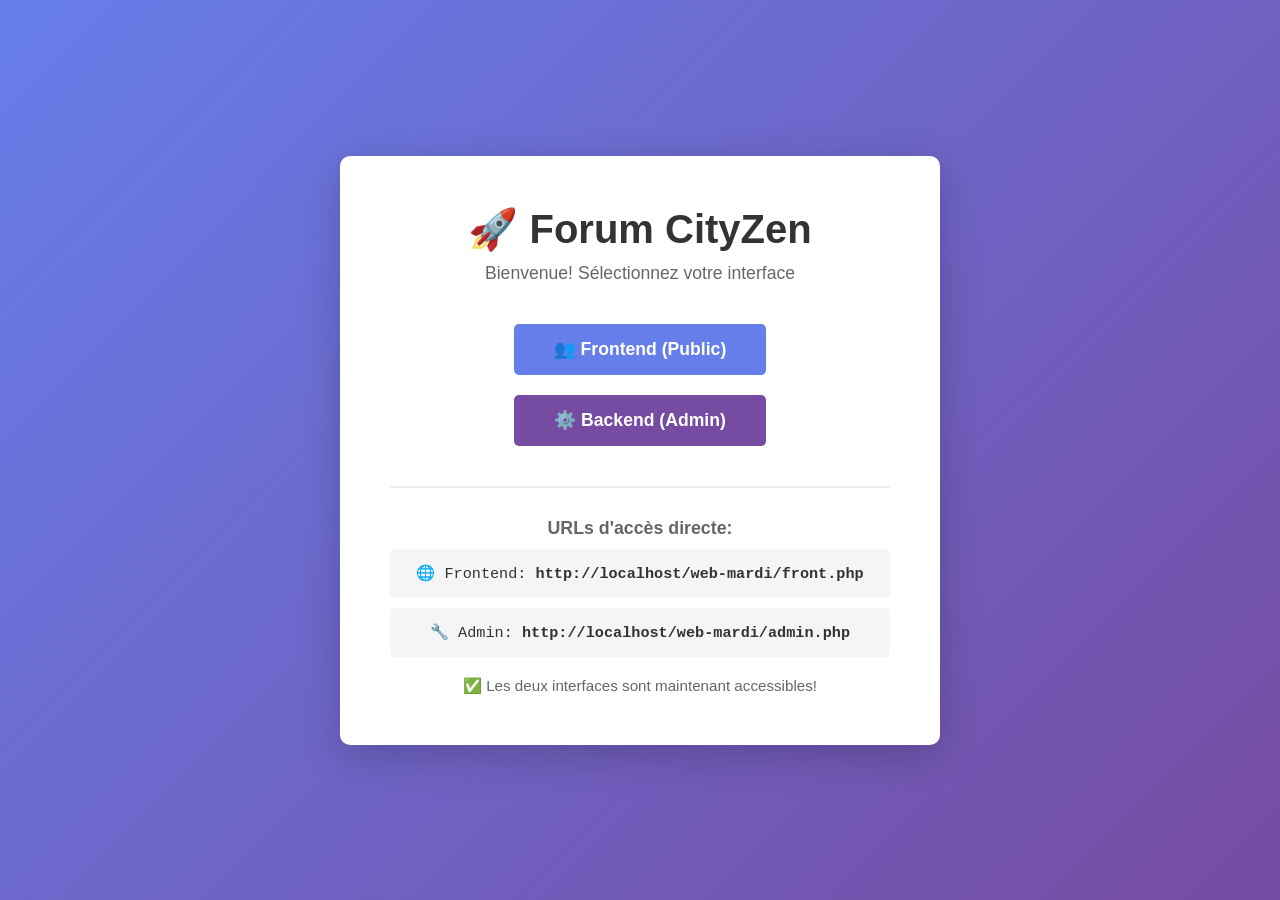
<file: index.html>
<!DOCTYPE html>
<html lang="fr">
<head>
    <meta charset="UTF-8">
    <meta name="viewport" content="width=device-width, initial-scale=1.0">
    <title>Forum CityZen - Page d'Accueil</title>
    <style>
        * {
            margin: 0;
            padding: 0;
            box-sizing: border-box;
        }
        
        body {
            font-family: 'Segoe UI', Tahoma, Geneva, Verdana, sans-serif;
            background: linear-gradient(135deg, #667eea 0%, #764ba2 100%);
            min-height: 100vh;
            display: flex;
            justify-content: center;
            align-items: center;
        }
        
        .container {
            background: white;
            border-radius: 10px;
            padding: 50px;
            box-shadow: 0 10px 40px rgba(0, 0, 0, 0.2);
            max-width: 600px;
            text-align: center;
        }
        
        h1 {
            color: #333;
            margin-bottom: 10px;
            font-size: 2.5em;
        }
        
        .subtitle {
            color: #666;
            margin-bottom: 40px;
            font-size: 1.1em;
        }
        
        .links {
            display: flex;
            gap: 20px;
            justify-content: center;
            flex-wrap: wrap;
        }
        
        a {
            display: inline-block;
            padding: 15px 40px;
            font-size: 1.1em;
            border-radius: 5px;
            text-decoration: none;
            font-weight: bold;
            transition: all 0.3s ease;
        }
        
        .btn-front {
            background-color: #667eea;
            color: white;
        }
        
        .btn-front:hover {
            background-color: #5568d3;
            transform: translateY(-2px);
            box-shadow: 0 5px 15px rgba(102, 126, 234, 0.4);
        }
        
        .btn-admin {
            background-color: #764ba2;
            color: white;
        }
        
        .btn-admin:hover {
            background-color: #63408a;
            transform: translateY(-2px);
            box-shadow: 0 5px 15px rgba(118, 75, 162, 0.4);
        }
        
        .info {
            margin-top: 40px;
            padding-top: 30px;
            border-top: 2px solid #eee;
            color: #666;
            font-size: 0.95em;
        }
        
        .code {
            background: #f5f5f5;
            padding: 15px;
            border-radius: 5px;
            margin: 10px 0;
            font-family: 'Courier New', monospace;
            color: #333;
        }
    </style>
</head>
<body>
    <div class="container">
        <h1>🚀 Forum CityZen</h1>
        <p class="subtitle">Bienvenue! Sélectionnez votre interface</p>
        
        <div class="links">
            <a href="front.php" class="btn-front">👥 Frontend (Public)</a>
            <a href="admin.php" class="btn-admin">⚙️ Backend (Admin)</a>
        </div>
        
        <div class="info">
            <h3>URLs d'accès directe:</h3>
            <div class="code">
                🌐 Frontend: <strong>http://localhost/web-mardi/front.php</strong>
            </div>
            <div class="code">
                🔧 Admin: <strong>http://localhost/web-mardi/admin.php</strong>
            </div>
            <p style="margin-top: 20px;">✅ Les deux interfaces sont maintenant accessibles!</p>
        </div>
    </div>
</body>
</html>
</file>
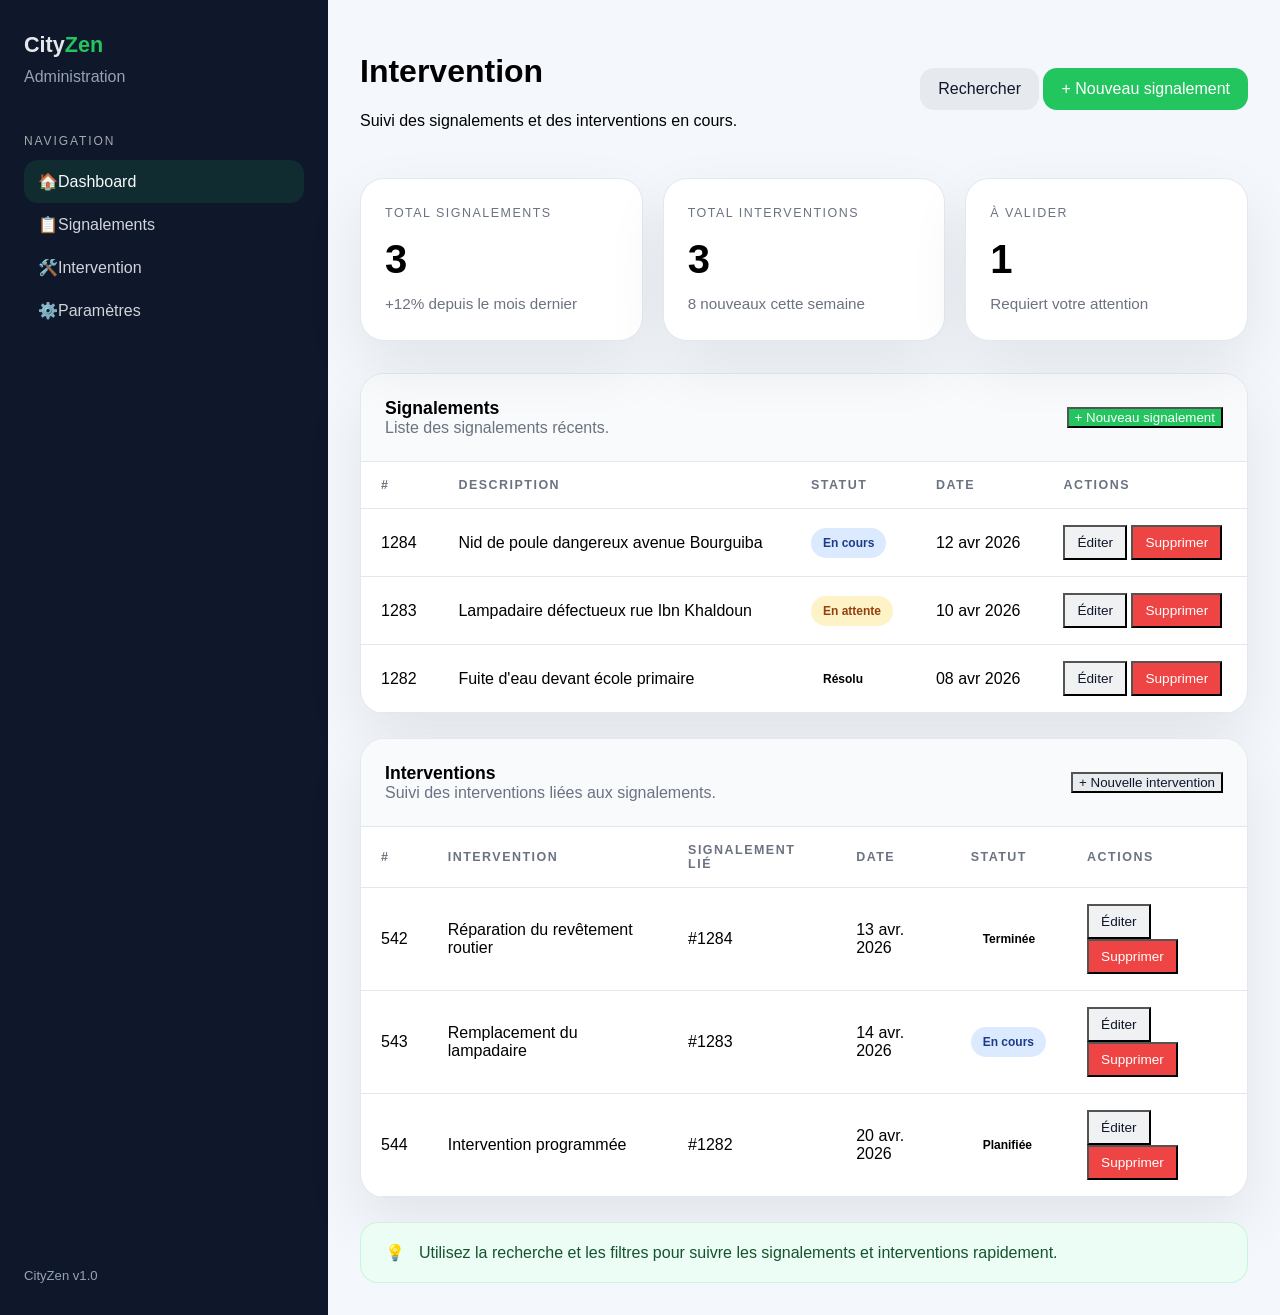
<file: back.html>
<!DOCTYPE html>
<html lang="fr">
<head>
  <meta charset="UTF-8">
  <meta name="viewport" content="width=device-width, initial-scale=1.0">
  <title>Intervention — CityZen</title>
  <style>
    body { background: #F4F7FB; font-family: 'Inter', sans-serif; margin: 0; }
    .layout-page { display: flex; min-height: 100vh; }
    .sidebar-page { width: 280px; padding: 32px 24px; background: #0F172A; color: #E5E7EB; display: flex; flex-direction: column; gap: 32px; }
    .sidebar-page .brand { font-size: 1.35rem; font-weight: 800; }
    .sidebar-page .brand span { color: #22C55E; }
    .sidebar-page a { color: #D1D5DB; text-decoration: none; display: block; padding: 12px 14px; border-radius: 14px; transition: background .2s; }
    .sidebar-page a.active, .sidebar-page a:hover { background: rgba(34, 197, 94, .12); color: #F8FAFC; }
    .sidebar-page .section-title { font-size: .75rem; letter-spacing: .16em; color: rgba(229,231,235,.7); text-transform: uppercase; margin-bottom: 12px; }
    .content-page { flex: 1; padding: 32px; }
    .topbar { display: flex; justify-content: space-between; align-items: center; gap: 16px; margin-bottom: 32px; }
    .topbar .btn { border-radius: 14px; padding: 12px 18px; border: none; cursor: pointer; font-size: 1rem; }
    .btn-secondary { background: rgba(15,23,42,.06); color: #0F172A; }
    .btn-eco { background: #22C55E; color: #fff; }
    .btn-danger { background: #EF4444; color: #fff; }
    .btn-sm { padding: 8px 12px; font-size: .85rem; }
    .btn:hover { opacity: 0.9; }
    .cards-grid { display: grid; grid-template-columns: repeat(3, minmax(0,1fr)); gap: 20px; margin-bottom: 32px; }
    .hero-card { padding: 24px; background: #FFFFFF; border: 1px solid #E2E8F0; border-radius: 24px; box-shadow: 0 24px 60px rgba(15,23,42,.08); }
    .hero-card .label { font-size: .78rem; text-transform: uppercase; letter-spacing: .12em; color: #6B7280; }
    .hero-card .value { margin-top: 16px; font-size: 2.5rem; font-weight: 800; }
    .hero-card .hint { margin-top: 10px; color: #6B7280; font-size: .95rem; line-height: 1.6; }
    .section { background: #FFFFFF; border: 1px solid #E2E8F0; border-radius: 24px; box-shadow: 0 24px 60px rgba(15,23,42,.08); overflow: hidden; margin-bottom: 24px; }
    .section-header { display: flex; justify-content: space-between; align-items: center; padding: 24px; background: #F8FAFC; border-bottom: 1px solid #E2E8F0; }
    .section-header h2 { margin: 0; font-size: 1.1rem; }
    .section-header p { margin: 0; color: #6B7280; }
    .table-wrap { overflow-x: auto; }
    .data-table { width: 100%; border-collapse: collapse; }
    .data-table th, .data-table td { padding: 16px 20px; border-bottom: 1px solid #E2E8F0; text-align: left; }
    .data-table th { text-transform: uppercase; font-size: .78rem; letter-spacing: .12em; color: #6B7280; }
    .data-table tbody tr:hover { background: #F8FAFC; }
    .badge { display: inline-flex; align-items: center; padding: 8px 12px; border-radius: 999px; font-size: .75rem; font-weight: 700; }
    .badge.enattente { background: #FEF3C7; color: #92400E; }
    .badge.encours { background: #DBEAFE; color: #1E3A8A; }
    .badge.resolu { background: #DCFCE7; color: #166534; }
    .badge.rejete { background: #FEE2E2; color: #B91C1C; }
    .badge.planifiee { background: #EDE9FE; color: #4C1D95; }
    .badge.terminee { background: #DCFCE7; color: #166534; }
    .badge.annulee { background: #FEE2E2; color: #B91C1C; }
    .modal { position: fixed; inset: 0; background: rgba(0,0,0,.5); display: none; align-items: center; justify-content: center; z-index: 1000; }
    .modal.show { display: flex; }
    .modal-content { background: #fff; padding: 32px; border-radius: 24px; max-width: 500px; width: 90%; }
    .modal-content h3 { margin: 0 0 16px; }
    .modal-content .form-group { margin-bottom: 16px; }
    .modal-content label { display: block; font-weight: 600; margin-bottom: 8px; }
    .modal-content input, .modal-content textarea { width: 100%; padding: 12px; border: 1px solid #E2E8F0; border-radius: 14px; }
    .modal-actions { display: flex; gap: 12px; margin-top: 24px; }
    .footer-note { display: flex; gap: 14px; align-items: center; padding: 20px 24px; background: #ECFDF5; border-radius: 18px; border: 1px solid rgba(34,197,94,.16); color: #14532D; }
    @media (max-width: 1024px) { .cards-grid { grid-template-columns: repeat(2, minmax(0,1fr)); } }
    @media (max-width: 720px) { .layout-page { flex-direction: column; } .sidebar-page { width: 100%; flex-direction: row; flex-wrap: wrap; gap: 14px; } .content-page { padding: 20px; } .cards-grid { grid-template-columns: 1fr; } }
  </style>
</head>
<body>
  <div class="layout-page">
    <aside class="sidebar-page">
      <div>
        <div class="brand">City<span>Zen</span></div>
        <p style="margin-top:10px;color:#94A3B8;">Administration</p>
      </div>
      <div>
        <div class="section-title">Navigation</div>
        <a href="#" class="active"><span class="nav-icon">🏠</span>Dashboard</a>
        <a href="#signalements"><span class="nav-icon">📋</span>Signalements</a>
        <a href="#interventions"><span class="nav-icon">🛠️</span>Intervention</a>
        <a href="#"><span class="nav-icon">⚙️</span>Paramètres</a>
      </div>
      <div style="margin-top:auto;font-size:.82rem;color:#94A3B8;">CityZen v1.0</div>
    </aside>

    <main class="content-page">
      <div class="topbar">
        <div>
          <h1 class="page-title">Intervention</h1>
          <p class="subtitle">Suivi des signalements et des interventions en cours.</p>
        </div>
        <div>
          <button class="btn btn-secondary">Rechercher</button>
          <button class="btn btn-eco" id="addSignalementBtn">+ Nouveau signalement</button>
        </div>
      </div>

      <div class="cards-grid">
        <div class="hero-card">
          <span class="label">Total signalements</span>
          <div class="value" id="totalSignalements">3</div>
          <div class="hint">+12% depuis le mois dernier</div>
        </div>
        <div class="hero-card">
          <span class="label">Total interventions</span>
          <div class="value">3</div>
          <div class="hint">8 nouveaux cette semaine</div>
        </div>
        <div class="hero-card">
          <span class="label">À valider</span>
          <div class="value">1</div>
          <div class="hint">Requiert votre attention</div>
        </div>
      </div>

      <section id="signalements" class="section">
        <div class="section-header">
          <div>
            <h2>Signalements</h2>
            <p>Liste des signalements récents.</p>
          </div>
          <button class="btn btn-eco" id="addSignalementBtn2">+ Nouveau signalement</button>
        </div>
        <div class="table-wrap">
          <table class="data-table">
            <thead>
              <tr>
                <th>#</th>
                <th>Description</th>
                <th>Statut</th>
                <th>Date</th>
                <th>Actions</th>
              </tr>
            </thead>
            <tbody id="signalementsTable">
              <tr data-id="1284">
                <td>1284</td>
                <td>Nid de poule dangereux avenue Bourguiba</td>
                <td><span class="badge encours">En cours</span></td>
                <td>12 avr 2026</td>
                <td class="actions-group">
                  <button class="btn btn-secondary btn-sm" onclick="editSignalement(1284)">Éditer</button>
                  <button class="btn btn-danger btn-sm" onclick="deleteSignalement(1284)">Supprimer</button>
                </td>
              </tr>
              <tr data-id="1283">
                <td>1283</td>
                <td>Lampadaire défectueux rue Ibn Khaldoun</td>
                <td><span class="badge enattente">En attente</span></td>
                <td>10 avr 2026</td>
                <td class="actions-group">
                  <button class="btn btn-secondary btn-sm" onclick="editSignalement(1283)">Éditer</button>
                  <button class="btn btn-danger btn-sm" onclick="deleteSignalement(1283)">Supprimer</button>
                </td>
              </tr>
              <tr data-id="1282">
                <td>1282</td>
                <td>Fuite d'eau devant école primaire</td>
                <td><span class="badge resolu">Résolu</span></td>
                <td>08 avr 2026</td>
                <td class="actions-group">
                  <button class="btn btn-secondary btn-sm" onclick="editSignalement(1282)">Éditer</button>
                  <button class="btn btn-danger btn-sm" onclick="deleteSignalement(1282)">Supprimer</button>
                </td>
              </tr>
            </tbody>
          </table>
        </div>
      </section>

      <section id="interventions" class="section">
        <div class="section-header">
          <div>
            <h2>Interventions</h2>
            <p>Suivi des interventions liées aux signalements.</p>
          </div>
          <button class="btn btn-secondary">+ Nouvelle intervention</button>
        </div>
        <div class="table-wrap">
          <table class="data-table">
            <thead>
              <tr>
                <th>#</th>
                <th>Intervention</th>
                <th>Signalement lié</th>
                <th>Date</th>
                <th>Statut</th>
                <th>Actions</th>
              </tr>
            </thead>
            <tbody id="interventionsTable">
              <tr data-id="542">
                <td>542</td>
                <td>Réparation du revêtement routier</td>
                <td>#1284</td>
                <td>13 avr 2026</td>
                <td><span class="badge terminee">Terminée</span></td>
                <td class="actions-group">
                  <button class="btn btn-secondary btn-sm" onclick="editIntervention(542)">Éditer</button>
                  <button class="btn btn-danger btn-sm" onclick="deleteIntervention(542)">Supprimer</button>
                </td>
              </tr>
              <tr data-id="543">
                <td>543</td>
                <td>Remplacement du lampadaire</td>
                <td>#1283</td>
                <td>14 avr 2026</td>
                <td><span class="badge encours">En cours</span></td>
                <td class="actions-group">
                  <button class="btn btn-secondary btn-sm" onclick="editIntervention(543)">Éditer</button>
                  <button class="btn btn-danger btn-sm" onclick="deleteIntervention(543)">Supprimer</button>
                </td>
              </tr>
              <tr data-id="544">
                <td>544</td>
                <td>Intervention programmée</td>
                <td>#1282</td>
                <td>20 avr 2026</td>
                <td><span class="badge planifiee">Planifiée</span></td>
                <td class="actions-group">
                  <button class="btn btn-secondary btn-sm" onclick="editIntervention(544)">Éditer</button>
                  <button class="btn btn-danger btn-sm" onclick="deleteIntervention(544)">Supprimer</button>
                </td>
              </tr>
            </tbody>
          </table>
        </div>
      </section>

      <div class="footer-note">
        <div>💡</div>
        <div>Utilisez la recherche et les filtres pour suivre les signalements et interventions rapidement.</div>
      </div>
    </main>
  </div>
  <!-- Modal pour ajouter un signalement -->
  <div class="modal" id="addModal">
    <div class="modal-content">
      <h3>Ajouter un signalement</h3>
      <form id="addSignalementForm">
        <div class="form-group">
          <label for="newDescription">Description</label>
          <textarea id="newDescription" name="description" rows="3" required></textarea>
        </div>
        <div class="form-group">
          <label for="newGps">Coordonnées GPS</label>
          <input type="text" id="newGps" name="gps" placeholder="Ex: 36.8065,10.1815">
        </div>
        <div class="form-group">
          <label for="newPhoto">URL de la photo</label>
          <input type="url" id="newPhoto" name="photo" placeholder="https://...">
        </div>
        <div class="modal-actions">
          <button type="button" class="btn btn-secondary" id="cancelBtn">Annuler</button>
          <button type="submit" class="btn btn-eco">Ajouter</button>
        </div>
      </form>
    </div>
  </div>
  <!-- Modal pour ajouter une intervention -->
  <div class="modal" id="addInterventionModal">
    <div class="modal-content">
      <h3>Ajouter une nouvelle intervention</h3>
      <form id="addInterventionForm">
        <div class="form-group">
          <label for="intDescription">Description</label>
          <textarea id="intDescription" name="description" rows="3" required></textarea>
        </div>
        <div class="form-group">
          <label for="intSignalement">Signalement lié</label>
          <select id="intSignalement" name="signalement" required>
            <option value="1284">#1284 - Nid de poule dangereux</option>
            <option value="1283">#1283 - Lampadaire défectueux</option>
            <option value="1282">#1282 - Fuite d'eau</option>
          </select>
        </div>
        <div class="form-group">
          <label for="intDate">Date</label>
          <input type="date" id="intDate" name="date" required>
        </div>
        <div class="form-group">
          <label for="intStatut">Statut</label>
          <select id="intStatut" name="statut">
            <option value="Planifiée">Planifiée</option>
            <option value="En cours">En cours</option>
            <option value="Terminée">Terminée</option>
            <option value="Annulée">Annulée</option>
          </select>
        </div>
        <div class="modal-actions">
          <button type="button" class="btn btn-secondary" onclick="closeModal('addInterventionModal')">Annuler</button>
          <button type="submit" class="btn btn-eco">Ajouter</button>
        </div>
      </form>
    </div>
  </div>

  <!-- Modal pour éditer signalement -->
  <div class="modal" id="editSignalementModal">
    <div class="modal-content">
      <h3>Éditer signalement</h3>
      <form id="editSignalementForm">
        <input type="hidden" id="editSigId">
        <div class="form-group">
          <label for="editSigDescription">Description</label>
          <textarea id="editSigDescription" name="description" rows="3" required></textarea>
        </div>
        <div class="form-group">
          <label for="editSigStatut">Statut</label>
          <select id="editSigStatut" name="statut">
            <option value="En attente">En attente</option>
            <option value="En cours">En cours</option>
            <option value="Résolu">Résolu</option>
            <option value="Rejeté">Rejeté</option>
          </select>
        </div>
        <div class="modal-actions">
          <button type="button" class="btn btn-secondary" onclick="closeModal('editSignalementModal')">Annuler</button>
          <button type="submit" class="btn btn-eco">Sauvegarder</button>
        </div>
      </form>
    </div>
  </div>

  <!-- Modal pour éditer intervention -->
  <div class="modal" id="editInterventionModal">
    <div class="modal-content">
      <h3>Éditer intervention</h3>
      <form id="editInterventionForm">
        <input type="hidden" id="editIntId">
        <div class="form-group">
          <label for="editIntDescription">Description</label>
          <textarea id="editIntDescription" name="description" rows="3" required></textarea>
        </div>
        <div class="form-group">
          <label for="editIntSignalement">Signalement lié</label>
          <select id="editIntSignalement" name="signalement" required>
            <option value="1284">#1284 - Nid de poule dangereux</option>
            <option value="1283">#1283 - Lampadaire défectueux</option>
            <option value="1282">#1282 - Fuite d'eau</option>
          </select>
        </div>
        <div class="form-group">
          <label for="editIntDate">Date</label>
          <input type="date" id="editIntDate" name="date" required>
        </div>
        <div class="form-group">
          <label for="editIntStatut">Statut</label>
          <select id="editIntStatut" name="statut">
            <option value="Planifiée">Planifiée</option>
            <option value="En cours">En cours</option>
            <option value="Terminée">Terminée</option>
            <option value="Annulée">Annulée</option>
          </select>
        </div>
        <div class="modal-actions">
          <button type="button" class="btn btn-secondary" onclick="closeModal('editInterventionModal')">Annuler</button>
          <button type="submit" class="btn btn-eco">Sauvegarder</button>
        </div>
      </form>
    </div>
  </div>

  <script>
    document.addEventListener('DOMContentLoaded', function() {
      const addModal = document.getElementById('addModal');
      const editSignalementModal = document.getElementById('editSignalementModal');
      const editInterventionModal = document.getElementById('editInterventionModal');

      let signalements = [
        { id: 1284, description: 'Nid de poule dangereux avenue Bourguiba', statut: 'En cours', date: '12 avr 2026' },
        { id: 1283, description: 'Lampadaire défectueux rue Ibn Khaldoun', statut: 'En attente', date: '10 avr 2026' },
        { id: 1282, description: 'Fuite d\'eau devant école primaire', statut: 'Résolu', date: '08 avr 2026' }
      ];

      let interventions = [
        { id: 542, description: 'Réparation du revêtement routier', signalement: 1284, date: '2026-04-13', statut: 'Terminée' },
        { id: 543, description: 'Remplacement du lampadaire', signalement: 1283, date: '2026-04-14', statut: 'En cours' },
        { id: 544, description: 'Intervention programmée', signalement: 1282, date: '2026-04-20', statut: 'Planifiée' }
      ];

      let signalementId = 1285;
      let interventionId = 545;
      let totalSignalements = signalements.length;
      let totalInterventions = interventions.length;

      const addSignalementBtn = document.getElementById('addSignalementBtn');
      const addSignalementBtn2 = document.getElementById('addSignalementBtn2');
      const cancelBtn = document.getElementById('cancelBtn');
      const addSignalementForm = document.getElementById('addSignalementForm');
      const editSignalementForm = document.getElementById('editSignalementForm');
      const editInterventionForm = document.getElementById('editInterventionForm');
      const addInterventionForm = document.getElementById('addInterventionForm');
      const interventionButton = document.querySelector('#interventions .section-header .btn-secondary');

      function closeModal(modal) {
        modal.classList.remove('show');
      }

      function updateSignalementsTable() {
        const tbody = document.getElementById('signalementsTable');
        tbody.innerHTML = signalements.map(sig => `
          <tr data-id="${sig.id}">
            <td>${sig.id}</td>
            <td>${sig.description}</td>
            <td><span class="badge ${sig.statut.toLowerCase().replace(/\s+/g, '')}">${sig.statut}</span></td>
            <td>${sig.date || '12 avr 2026'}</td>
            <td class="actions-group">
              <button class="btn btn-secondary btn-sm" onclick="window.editSignalement(${sig.id})">Éditer</button>
              <button class="btn btn-danger btn-sm" onclick="window.deleteSignalement(${sig.id})">Supprimer</button>
            </td>
          </tr>
        `).join('');
        document.getElementById('totalSignalements').textContent = totalSignalements;
      }

      function updateInterventionsTable() {
        const tbody = document.getElementById('interventionsTable');
        tbody.innerHTML = interventions.map(int => `
          <tr data-id="${int.id}">
            <td>${int.id}</td>
            <td>${int.description}</td>
            <td>#${int.signalement}</td>
            <td>${new Date(int.date).toLocaleDateString('fr-FR', { day: '2-digit', month: 'short', year: 'numeric' })}</td>
            <td><span class="badge ${int.statut.toLowerCase().replace(/\s+/g, '')}">${int.statut}</span></td>
            <td class="actions-group">
              <button class="btn btn-secondary btn-sm" onclick="window.editIntervention(${int.id})">Éditer</button>
              <button class="btn btn-danger btn-sm" onclick="window.deleteIntervention(${int.id})">Supprimer</button>
            </td>
          </tr>
        `).join('');
      }

      function updateAddSignalementOptions() {
        const select = document.getElementById('intSignalement');
        select.innerHTML = '';
        signalements.forEach(sig => {
          const option = document.createElement('option');
          option.value = sig.id;
          option.textContent = `#${sig.id} - ${sig.description}`;
          select.appendChild(option);
        });
      }

      function updateEditSignalementOptions() {
        const select = document.getElementById('editIntSignalement');
        select.innerHTML = '';
        signalements.forEach(sig => {
          const option = document.createElement('option');
          option.value = sig.id;
          option.textContent = `#${sig.id} - ${sig.description}`;
          select.appendChild(option);
        });
      }

      function editSignalement(id) {
        const sig = signalements.find(s => s.id === id);
        if (!sig) return;
        document.getElementById('editSigId').value = id;
        document.getElementById('editSigDescription').value = sig.description;
        document.getElementById('editSigStatut').value = sig.statut;
        editSignalementModal.classList.add('show');
      }

      function deleteSignalement(id) {
        if (!confirm('Êtes-vous sûr de vouloir supprimer ce signalement ?')) return;
        signalements = signalements.filter(s => s.id !== id);
        totalSignalements = signalements.length;
        updateSignalementsTable();
      }

      function editIntervention(id) {
        const int = interventions.find(i => i.id === id);
        if (!int) return;
        updateEditSignalementOptions();
        document.getElementById('editIntId').value = id;
        document.getElementById('editIntDescription').value = int.description;
        document.getElementById('editIntSignalement').value = int.signalement;
        document.getElementById('editIntDate').value = int.date;
        document.getElementById('editIntStatut').value = int.statut;
        editInterventionModal.classList.add('show');
      }

      function deleteIntervention(id) {
        if (!confirm('Êtes-vous sûr de vouloir supprimer cette intervention ?')) return;
        interventions = interventions.filter(i => i.id !== id);
        totalInterventions = interventions.length;
        updateInterventionsTable();
      }

      window.editSignalement = editSignalement;
      window.deleteSignalement = deleteSignalement;
      window.editIntervention = editIntervention;
      window.deleteIntervention = deleteIntervention;

      addSignalementBtn.addEventListener('click', () => addModal.classList.add('show'));
      addSignalementBtn2.addEventListener('click', () => addModal.classList.add('show'));
      cancelBtn.addEventListener('click', () => {
        closeModal(addModal);
        addSignalementForm.reset();
      });

      addSignalementForm.addEventListener('submit', function(e) {
        e.preventDefault();
        const description = document.getElementById('newDescription').value;
        const date = new Date().toLocaleDateString('fr-FR', { day: '2-digit', month: 'short', year: 'numeric' });
        signalements.unshift({ id: signalementId, description, statut: 'En attente', date });
        signalementId++;
        totalSignalements = signalements.length;
        updateSignalementsTable();
        closeModal(addModal);
        this.reset();
      });

      interventionButton.addEventListener('click', () => {
        updateAddSignalementOptions();
        document.getElementById('addInterventionModal').classList.add('show');
      });

      addInterventionForm.addEventListener('submit', function(e) {
        e.preventDefault();
        const description = document.getElementById('intDescription').value;
        const signalement = parseInt(document.getElementById('intSignalement').value, 10);
        const date = document.getElementById('intDate').value;
        const statut = document.getElementById('intStatut').value;
        interventions.unshift({ id: interventionId, description, signalement, date, statut });
        interventionId++;
        totalInterventions = interventions.length;
        updateInterventionsTable();
        closeModal(document.getElementById('addInterventionModal'));
        this.reset();
      });

      editSignalementForm.addEventListener('submit', function(e) {
        e.preventDefault();
        const id = parseInt(document.getElementById('editSigId').value, 10);
        const sig = signalements.find(s => s.id === id);
        if (!sig) return;
        sig.description = document.getElementById('editSigDescription').value;
        sig.statut = document.getElementById('editSigStatut').value;
        updateSignalementsTable();
        closeModal(editSignalementModal);
      });

      editInterventionForm.addEventListener('submit', function(e) {
        e.preventDefault();
        const id = parseInt(document.getElementById('editIntId').value, 10);
        const int = interventions.find(i => i.id === id);
        if (!int) return;
        int.description = document.getElementById('editIntDescription').value;
        int.signalement = parseInt(document.getElementById('editIntSignalement').value, 10);
        int.date = document.getElementById('editIntDate').value;
        int.statut = document.getElementById('editIntStatut').value;
        updateInterventionsTable();
        closeModal(editInterventionModal);
      });

      updateSignalementsTable();
      updateInterventionsTable();
    });
  </script>
</body>
</html>
</file>
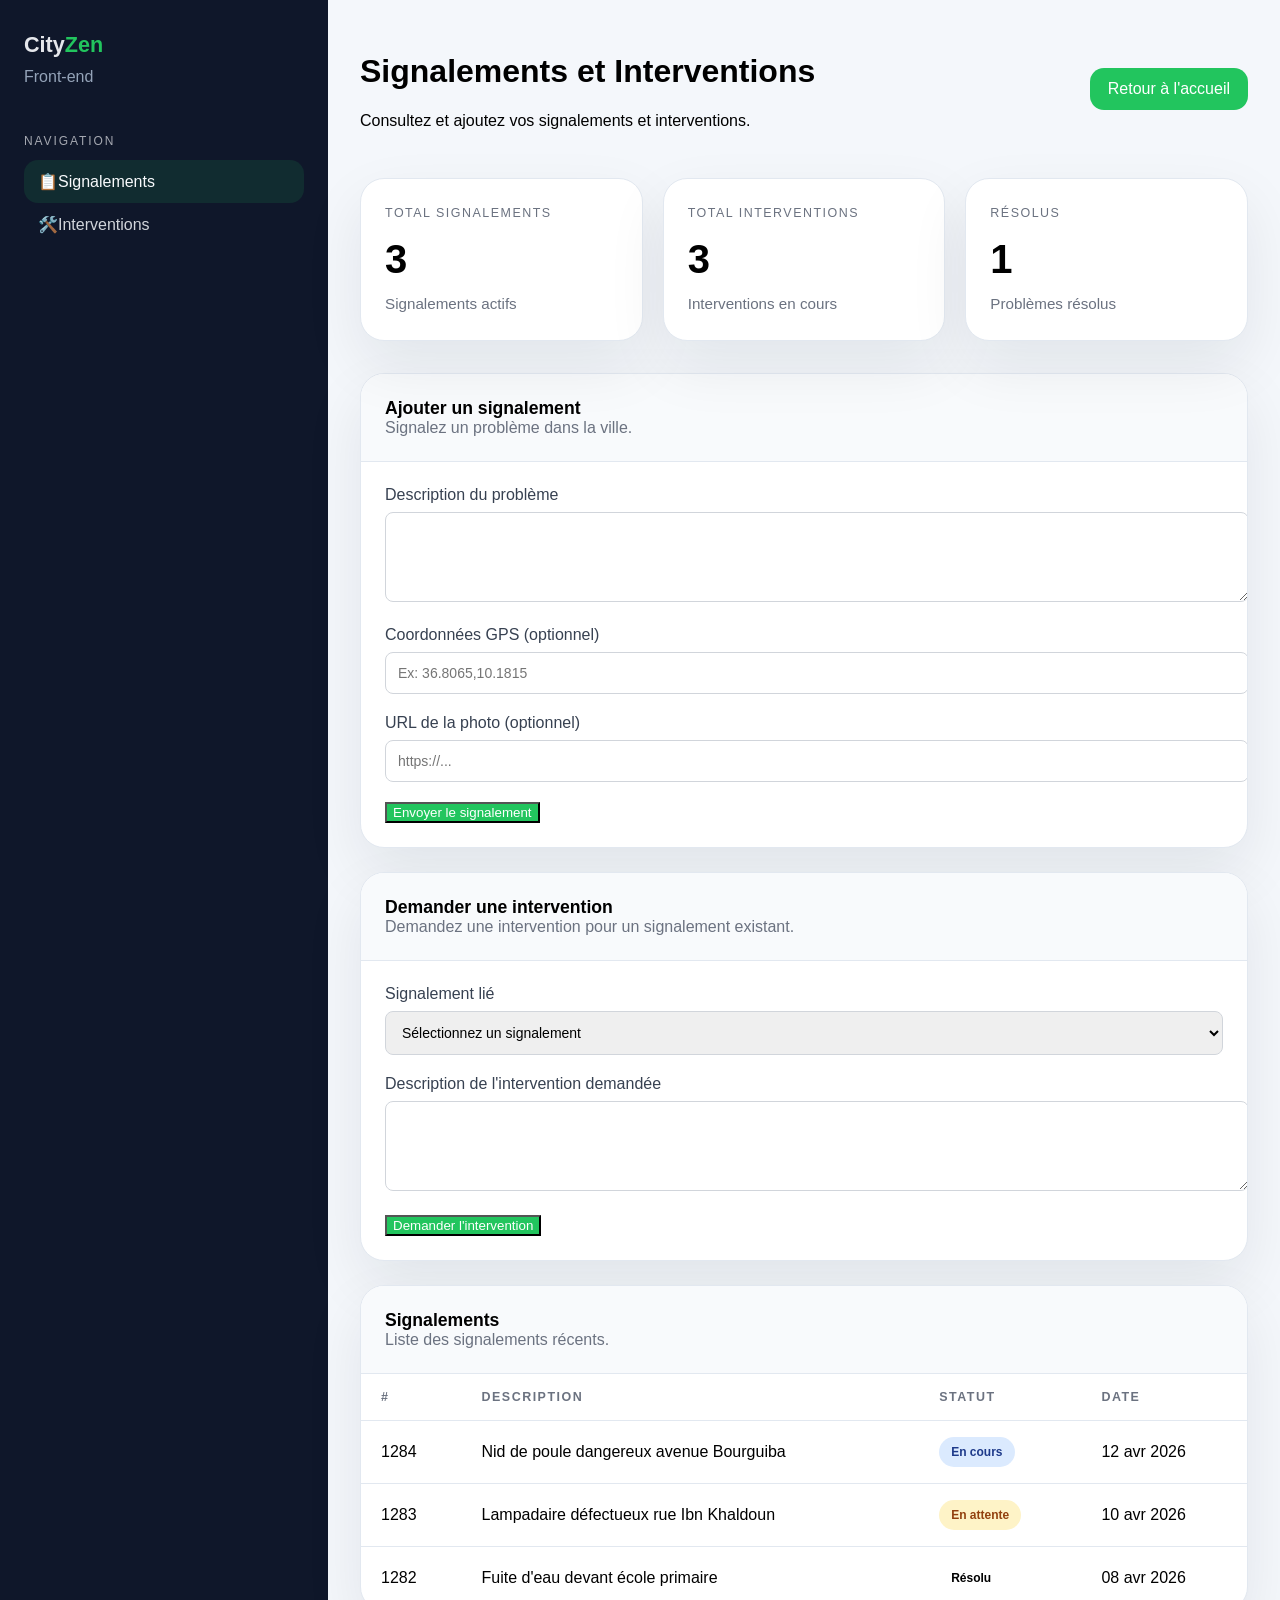
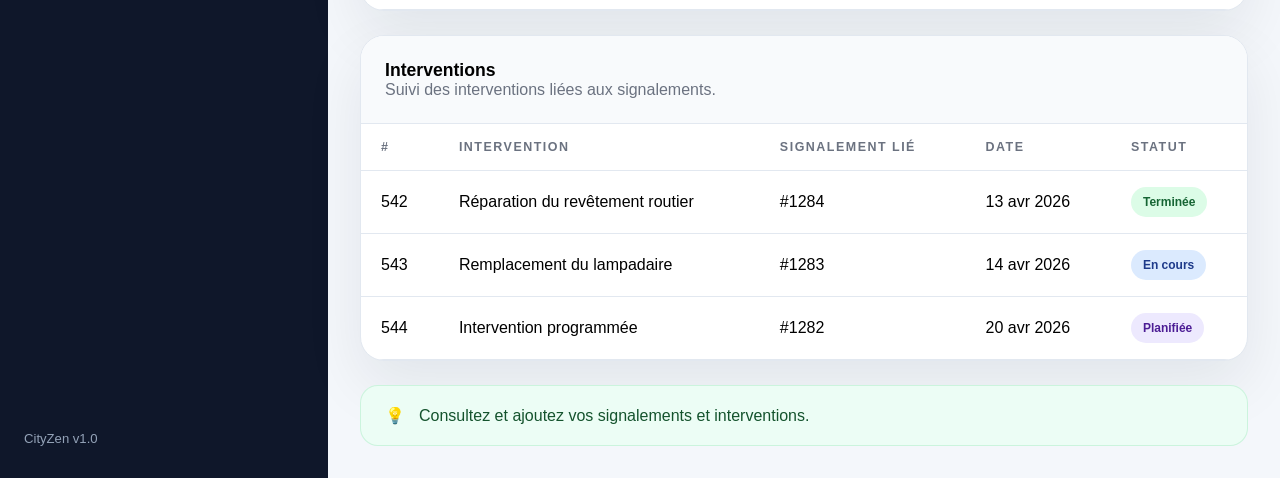
<file: front.html>
<!DOCTYPE html>
<html lang="fr">
<head>
  <meta charset="UTF-8">
  <meta name="viewport" content="width=device-width, initial-scale=1.0">
  <title>CityZen — Front-end</title>
  <style>
    body { background: #F4F7FB; font-family: 'Inter', sans-serif; margin: 0; }
    .layout-page { display: flex; min-height: 100vh; }
    .sidebar-page { width: 280px; padding: 32px 24px; background: #0F172A; color: #E5E7EB; display: flex; flex-direction: column; gap: 32px; }
    .sidebar-page .brand { font-size: 1.35rem; font-weight: 800; }
    .sidebar-page .brand span { color: #22C55E; }
    .sidebar-page a { color: #D1D5DB; text-decoration: none; display: block; padding: 12px 14px; border-radius: 14px; transition: background .2s; }
    .sidebar-page a.active, .sidebar-page a:hover { background: rgba(34, 197, 94, .12); color: #F8FAFC; }
    .sidebar-page .section-title { font-size: .75rem; letter-spacing: .16em; color: rgba(229,231,235,.7); text-transform: uppercase; margin-bottom: 12px; }
    .content-page { flex: 1; padding: 32px; }
    .topbar { display: flex; justify-content: space-between; align-items: center; gap: 16px; margin-bottom: 32px; }
    .topbar .btn { border-radius: 14px; padding: 12px 18px; border: none; cursor: pointer; font-size: 1rem; }
    .btn-eco { background: #22C55E; color: #fff; }
    .btn:hover { opacity: 0.9; }
    .cards-grid { display: grid; grid-template-columns: repeat(3, minmax(0,1fr)); gap: 20px; margin-bottom: 32px; }
    .hero-card { padding: 24px; background: #FFFFFF; border: 1px solid #E2E8F0; border-radius: 24px; box-shadow: 0 24px 60px rgba(15,23,42,.08); }
    .hero-card .label { font-size: .78rem; text-transform: uppercase; letter-spacing: .12em; color: #6B7280; }
    .hero-card .value { margin-top: 16px; font-size: 2.5rem; font-weight: 800; }
    .hero-card .hint { margin-top: 10px; color: #6B7280; font-size: .95rem; line-height: 1.6; }
    .section { background: #FFFFFF; border: 1px solid #E2E8F0; border-radius: 24px; box-shadow: 0 24px 60px rgba(15,23,42,.08); overflow: hidden; margin-bottom: 24px; }
    .section-header { display: flex; justify-content: space-between; align-items: center; padding: 24px; background: #F8FAFC; border-bottom: 1px solid #E2E8F0; }
    .section-header h2 { margin: 0; font-size: 1.1rem; }
    .section-header p { margin: 0; color: #6B7280; }
    .table-wrap { overflow-x: auto; }
    .data-table { width: 100%; border-collapse: collapse; }
    .data-table th, .data-table td { padding: 16px 20px; border-bottom: 1px solid #E2E8F0; text-align: left; }
    .data-table th { text-transform: uppercase; font-size: .78rem; letter-spacing: .12em; color: #6B7280; }
    .data-table tbody tr:hover { background: #F8FAFC; }
    .badge { display: inline-flex; align-items: center; padding: 8px 12px; border-radius: 999px; font-size: .75rem; font-weight: 700; }
    .badge.enattente { background: #FEF3C7; color: #92400E; }
    .badge.encours { background: #DBEAFE; color: #1E3A8A; }
    .badge.resolu { background: #DCFCE7; color: #166534; }
    .badge.rejete { background: #FEE2E2; color: #B91C1C; }
    .badge.planifiee { background: #EDE9FE; color: #4C1D95; }
    .badge.terminee { background: #DCFCE7; color: #166534; }
    .badge.annulee { background: #FEE2E2; color: #B91C1C; }
    .footer-note { display: flex; gap: 14px; align-items: center; padding: 20px 24px; background: #ECFDF5; border-radius: 18px; border: 1px solid rgba(34,197,94,.16); color: #14532D; }
    .form-group { margin-bottom: 20px; }
    .form-group label { display: block; margin-bottom: 8px; font-weight: 500; color: #374151; }
    .form-group input, .form-group textarea, .form-group select { width: 100%; padding: 12px; border: 1px solid #d1d5db; border-radius: 8px; font-size: 14px; transition: border-color 0.2s; }
    .form-group input:focus, .form-group textarea:focus, .form-group select:focus { outline: none; border-color: #22C55E; box-shadow: 0 0 0 3px rgba(34, 197, 94, 0.1); }
    .success { background-color: #d1fae5; color: #065f46; padding: 12px; border-radius: 8px; border: 1px solid #a7f3d0; }
    @media (max-width: 1024px) { .cards-grid { grid-template-columns: repeat(2, minmax(0,1fr)); } }
    @media (max-width: 720px) { .layout-page { flex-direction: column; } .sidebar-page { width: 100%; flex-direction: row; flex-wrap: wrap; gap: 14px; } .content-page { padding: 20px; } .cards-grid { grid-template-columns: 1fr; } }
  </style>
</head>
<body>
  <div class="layout-page">
    <aside class="sidebar-page">
      <div>
        <div class="brand">City<span>Zen</span></div>
        <p style="margin-top:10px;color:#94A3B8;">Front-end</p>
      </div>
      <div>
        <div class="section-title">Navigation</div>
        <a href="#" class="active"><span class="nav-icon">📋</span>Signalements</a>
        <a href="#interventions"><span class="nav-icon">🛠️</span>Interventions</a>
      </div>
      <div style="margin-top:auto;font-size:.82rem;color:#94A3B8;">CityZen v1.0</div>
    </aside>

    <main class="content-page">
      <div class="topbar">
        <div>
          <h1 class="page-title">Signalements et Interventions</h1>
          <p class="subtitle">Consultez et ajoutez vos signalements et interventions.</p>
        </div>
        <div>
          <button class="btn btn-eco" onclick="window.location.href='index.html'">Retour à l'accueil</button>
        </div>
      </div>

      <div class="cards-grid">
        <div class="hero-card">
          <span class="label">Total signalements</span>
          <div class="value">3</div>
          <div class="hint">Signalements actifs</div>
        </div>
        <div class="hero-card">
          <span class="label">Total interventions</span>
          <div class="value">3</div>
          <div class="hint">Interventions en cours</div>
        </div>
        <div class="hero-card">
          <span class="label">Résolus</span>
          <div class="value">1</div>
          <div class="hint">Problèmes résolus</div>
        </div>
      </div>

      <!-- Section pour ajouter un signalement -->
      <section class="section">
        <div class="section-header">
          <div>
            <h2>Ajouter un signalement</h2>
            <p>Signalez un problème dans la ville.</p>
          </div>
        </div>
        <div style="padding: 24px;">
          <form id="addSignalementForm">
            <div class="form-group">
              <label for="sigDescription">Description du problème</label>
              <textarea id="sigDescription" name="description" rows="4" required></textarea>
            </div>
            <div class="form-group">
              <label for="sigGps">Coordonnées GPS (optionnel)</label>
              <input type="text" id="sigGps" name="gps" placeholder="Ex: 36.8065,10.1815">
            </div>
            <div class="form-group">
              <label for="sigPhoto">URL de la photo (optionnel)</label>
              <input type="url" id="sigPhoto" name="photo" placeholder="https://...">
            </div>
            <button type="submit" class="btn btn-eco">Envoyer le signalement</button>
          </form>
          <div id="signalementSuccess" class="success" style="display: none; margin-top: 20px;">Signalement ajouté avec succès !</div>
        </div>
      </section>

      <!-- Section pour ajouter une intervention -->
      <section class="section">
        <div class="section-header">
          <div>
            <h2>Demander une intervention</h2>
            <p>Demandez une intervention pour un signalement existant.</p>
          </div>
        </div>
        <div style="padding: 24px;">
          <form id="addInterventionForm">
            <div class="form-group">
              <label for="intSignalement">Signalement lié</label>
              <select id="intSignalement" name="signalement" required>
                <option value="">Sélectionnez un signalement</option>
                <option value="1284">#1284 - Nid de poule dangereux</option>
                <option value="1283">#1283 - Lampadaire défectueux</option>
                <option value="1282">#1282 - Fuite d'eau</option>
              </select>
            </div>
            <div class="form-group">
              <label for="intDescription">Description de l'intervention demandée</label>
              <textarea id="intDescription" name="description" rows="4" required></textarea>
            </div>
            <button type="submit" class="btn btn-eco">Demander l'intervention</button>
          </form>
          <div id="interventionSuccess" class="success" style="display: none; margin-top: 20px;">Intervention demandée avec succès !</div>
        </div>
      </section>

      <section id="signalements" class="section">
        <div class="section-header">
          <div>
            <h2>Signalements</h2>
            <p>Liste des signalements récents.</p>
          </div>
        </div>
        <div class="table-wrap">
          <table class="data-table">
            <thead>
              <tr>
                <th>#</th>
                <th>Description</th>
                <th>Statut</th>
                <th>Date</th>
              </tr>
            </thead>
            <tbody>
              <tr>
                <td>1284</td>
                <td>Nid de poule dangereux avenue Bourguiba</td>
                <td><span class="badge encours">En cours</span></td>
                <td>12 avr 2026</td>
              </tr>
              <tr>
                <td>1283</td>
                <td>Lampadaire défectueux rue Ibn Khaldoun</td>
                <td><span class="badge enattente">En attente</span></td>
                <td>10 avr 2026</td>
              </tr>
              <tr>
                <td>1282</td>
                <td>Fuite d'eau devant école primaire</td>
                <td><span class="badge resolu">Résolu</span></td>
                <td>08 avr 2026</td>
              </tr>
            </tbody>
          </table>
        </div>
      </section>

      <section id="interventions" class="section">
        <div class="section-header">
          <div>
            <h2>Interventions</h2>
            <p>Suivi des interventions liées aux signalements.</p>
          </div>
        </div>
        <div class="table-wrap">
          <table class="data-table">
            <thead>
              <tr>
                <th>#</th>
                <th>Intervention</th>
                <th>Signalement lié</th>
                <th>Date</th>
                <th>Statut</th>
              </tr>
            </thead>
            <tbody>
              <tr>
                <td>542</td>
                <td>Réparation du revêtement routier</td>
                <td>#1284</td>
                <td>13 avr 2026</td>
                <td><span class="badge terminee">Terminée</span></td>
              </tr>
              <tr>
                <td>543</td>
                <td>Remplacement du lampadaire</td>
                <td>#1283</td>
                <td>14 avr 2026</td>
                <td><span class="badge encours">En cours</span></td>
              </tr>
              <tr>
                <td>544</td>
                <td>Intervention programmée</td>
                <td>#1282</td>
                <td>20 avr 2026</td>
                <td><span class="badge planifiee">Planifiée</span></td>
              </tr>
            </tbody>
          </table>
        </div>
      </section>

      <div class="footer-note">
        <div>💡</div>
        <div>Consultez et ajoutez vos signalements et interventions.</div>
      </div>
    </main>
  </div>

  <script>
    // Données simulées
    let signalements = [
      { id: 1284, description: 'Nid de poule dangereux avenue Bourguiba', status: 'En cours', date: '12 avr 2026' },
      { id: 1283, description: 'Lampadaire défectueux rue Ibn Khaldoun', status: 'En attente', date: '10 avr 2026' },
      { id: 1282, description: 'Fuite d\'eau devant école primaire', status: 'Résolu', date: '08 avr 2026' }
    ];

    let interventions = [
      { id: 542, description: 'Réparation du revêtement routier', signalement: '#1284', date: '13 avr 2026', status: 'Terminée' },
      { id: 543, description: 'Remplacement du lampadaire', signalement: '#1283', date: '14 avr 2026', status: 'En cours' },
      { id: 544, description: 'Intervention programmée', signalement: '#1282', date: '20 avr 2026', status: 'Planifiée' }
    ];

    // Fonction pour mettre à jour la table des signalements
    function updateSignalementsTable() {
      const tbody = document.querySelector('#signalements tbody');
      tbody.innerHTML = '';
      signalements.forEach(sig => {
        const row = document.createElement('tr');
        row.innerHTML = `
          <td>${sig.id}</td>
          <td>${sig.description}</td>
          <td><span class="badge ${sig.status.toLowerCase().replace(' ', '')}">${sig.status}</span></td>
          <td>${sig.date}</td>
        `;
        tbody.appendChild(row);
      });
    }

    // Fonction pour mettre à jour les options du select de signalements
    function updateSignalementOptions() {
      const select = document.getElementById('intSignalement');
      select.innerHTML = '<option value="">Sélectionnez un signalement</option>';
      signalements.forEach(sig => {
        const option = document.createElement('option');
        option.value = `#${sig.id}`;
        option.textContent = `#${sig.id} - ${sig.description}`;
        select.appendChild(option);
      });
    }

    // Gestionnaire pour le formulaire d'ajout de signalement
    document.getElementById('addSignalementForm').addEventListener('submit', function(e) {
      e.preventDefault();
      const description = document.getElementById('sigDescription').value;
      const gps = document.getElementById('sigGps').value;
      const photo = document.getElementById('sigPhoto').value;

      // Générer un nouvel ID
      const newId = Math.max(...signalements.map(s => s.id)) + 1;

      // Ajouter le signalement
      signalements.unshift({
        id: newId,
        description: description,
        status: 'En attente',
        date: new Date().toLocaleDateString('fr-FR', { day: '2-digit', month: 'short', year: 'numeric' })
      });

      // Mettre à jour la table
      updateSignalementsTable();
      updateSignalementOptions();
      updateStats();

      // Réinitialiser le formulaire
      this.reset();

      // Afficher le message de succès
      const success = document.getElementById('signalementSuccess');
      success.style.display = 'block';
      setTimeout(() => success.style.display = 'none', 3000);
    });

    // Gestionnaire pour le formulaire d'ajout d'intervention
    document.getElementById('addInterventionForm').addEventListener('submit', function(e) {
      e.preventDefault();
      const signalement = document.getElementById('intSignalement').value;
      const description = document.getElementById('intDescription').value;

      // Générer un nouvel ID
      const newId = Math.max(...interventions.map(i => i.id)) + 1;

      // Ajouter l'intervention
      interventions.unshift({
        id: newId,
        description: description,
        signalement: signalement,
        date: new Date().toLocaleDateString('fr-FR', { day: '2-digit', month: 'short', year: 'numeric' }),
        status: 'Planifiée'
      });

      // Mettre à jour la table
      updateInterventionsTable();
      updateStats();

      // Réinitialiser le formulaire
      this.reset();

      // Afficher le message de succès
      const success = document.getElementById('interventionSuccess');
      success.style.display = 'block';
      setTimeout(() => success.style.display = 'none', 3000);
    });

    // Initialisation
    updateSignalementsTable();
    updateInterventionsTable();
    updateSignalementOptions();
    updateStats();
  </script>
</body>
</html>
</file>
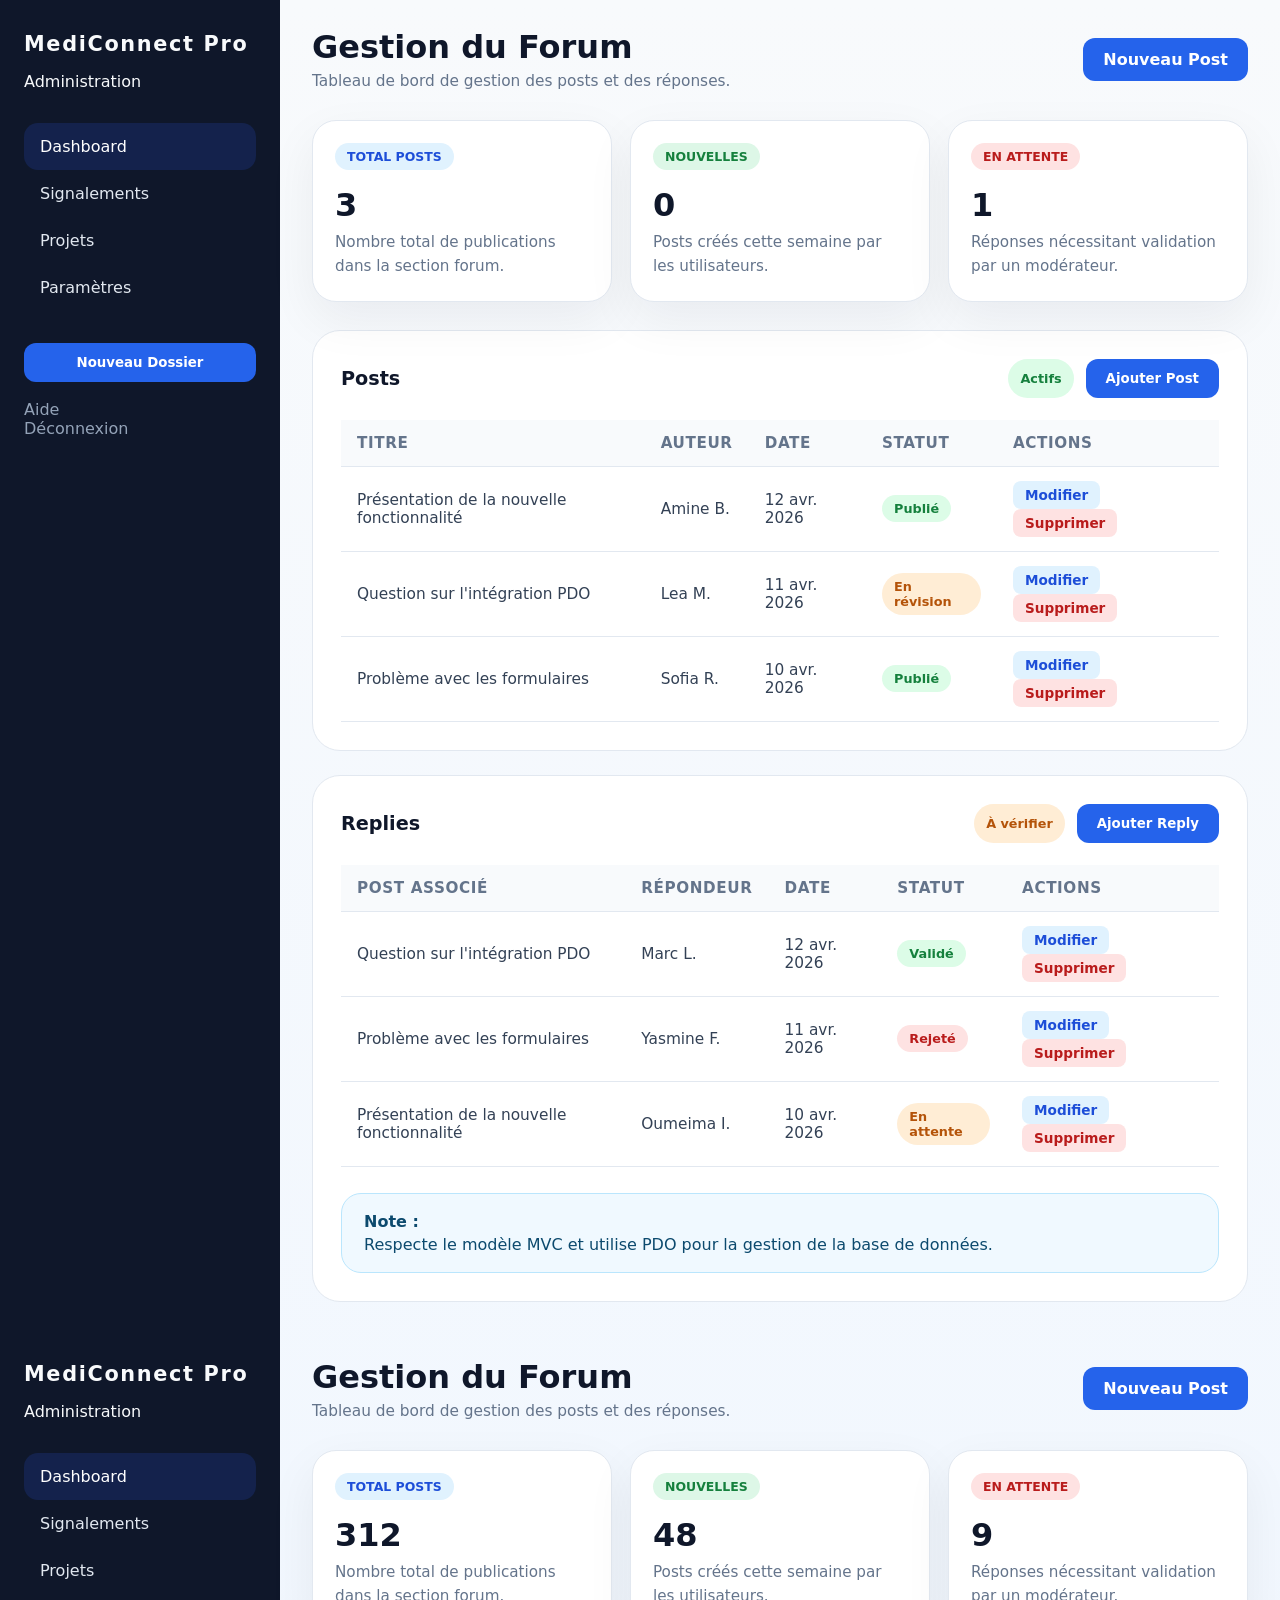
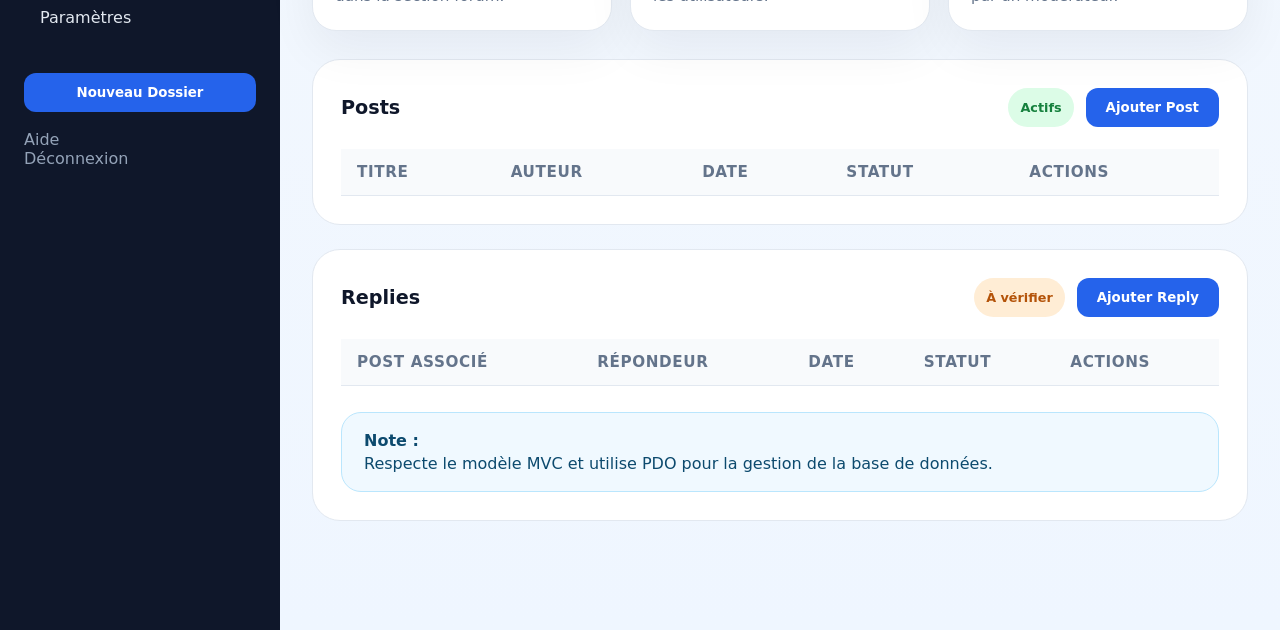
<file: gestion_forum.html>
<!DOCTYPE html>
<html lang="fr">
<head>
  <meta charset="UTF-8">
  <meta name="viewport" content="width=device-width, initial-scale=1.0">
  <title>Gestion Forum</title>
  <style>
    :root {
      --bg-dark: #0f172a;
      --bg-darker: #0b1221;
      --bg-light: #f8fafc;
      --card: #ffffff;
      --text: #0f172a;
      --muted: #64748b;
      --accent: #2563eb;
      --accent-soft: #e0f2fe;
      --success: #16a34a;
      --warning: #f97316;
      --danger: #ef4444;
      --border: #e2e8f0;
    }

    * {
      box-sizing: border-box;
      margin: 0;
      padding: 0;
      font-family: Inter, system-ui, sans-serif;
    }

    body {
      min-height: 100vh;
      background: linear-gradient(180deg, #f8fafc 0%, #eff6ff 100%);
      color: var(--text);
    }

    .layout {
      display: grid;
      grid-template-columns: 280px 1fr;
      min-height: 100vh;
    }

    .sidebar {
      background: var(--bg-dark);
      color: #f8fafc;
      padding: 32px 24px;
      display: flex;
      flex-direction: column;
      gap: 32px;
    }

    .brand {
      font-size: 1.3rem;
      letter-spacing: 0.08em;
      font-weight: 700;
      margin-bottom: 16px;
    }

    .nav-link {
      display: flex;
      align-items: center;
      gap: 12px;
      padding: 14px 16px;
      border-radius: 14px;
      color: #e2e8f0;
      text-decoration: none;
      transition: background 0.2s ease;
    }

    .nav-link.active,
    .nav-link:hover {
      background: rgba(45, 96, 255, 0.16);
      color: #ffffff;
    }

    .sidebar small {
      color: #94a3b8;
    }

    .content {
      padding: 28px 32px;
    }

    .topbar {
      display: flex;
      justify-content: space-between;
      align-items: center;
      margin-bottom: 30px;
      gap: 18px;
    }

    .title-group {
      display: flex;
      flex-direction: column;
      gap: 6px;
    }

    .title-group h1 {
      font-size: 2rem;
      margin: 0;
    }

    .title-group p {
      color: var(--muted);
      font-size: 0.96rem;
    }

    .button-primary {
      display: inline-flex;
      align-items: center;
      justify-content: center;
      padding: 12px 20px;
      border-radius: 12px;
      background: var(--accent);
      color: #ffffff;
      border: none;
      cursor: pointer;
      transition: filter 0.2s ease;
      text-decoration: none;
      font-weight: 600;
    }

    .button-primary:hover {
      filter: brightness(1.05);
    }

    .cards {
      display: grid;
      grid-template-columns: repeat(3, minmax(0, 1fr));
      gap: 18px;
      margin-bottom: 28px;
    }

    .card {
      background: #ffffff;
      border: 1px solid var(--border);
      border-radius: 24px;
      padding: 22px;
      box-shadow: 0 18px 50px rgba(15, 23, 42, 0.06);
    }

    .card span {
      display: inline-flex;
      padding: 6px 12px;
      border-radius: 999px;
      font-size: 0.78rem;
      font-weight: 700;
    }

    .card h2 {
      font-size: 2rem;
      margin: 16px 0 6px;
    }

    .card p {
      color: var(--muted);
      font-size: 0.95rem;
      line-height: 1.6;
    }

    .section {
      background: #ffffff;
      border: 1px solid var(--border);
      border-radius: 28px;
      padding: 28px;
    }

    .section + .section {
      margin-top: 24px;
    }

    .section-header {
      display: flex;
      justify-content: space-between;
      align-items: center;
      gap: 18px;
      margin-bottom: 22px;
    }

    .section-header h2 {
      font-size: 1.2rem;
      margin: 0;
    }

    .table-wrapper {
      overflow-x: auto;
    }

    table {
      width: 100%;
      border-collapse: collapse;
      min-width: 720px;
    }

    thead {
      background: #f8fafc;
    }

    th, td {
      text-align: left;
      padding: 14px 16px;
      border-bottom: 1px solid #e2e8f0;
    }

    th {
      font-size: 0.95rem;
      color: var(--muted);
      text-transform: uppercase;
      letter-spacing: 0.04em;
    }

    td {
      color: #334155;
      font-size: 0.96rem;
    }

    .badge {
      display: inline-flex;
      align-items: center;
      justify-content: center;
      border-radius: 999px;
      padding: 6px 12px;
      font-size: 0.8rem;
      font-weight: 700;
    }

    .badge-success { background: #dcfce7; color: #15803d; }
    .badge-warning { background: #ffedd5; color: #b45309; }
    .badge-danger { background: #fee2e2; color: #b91c1c; }

    .note {
      display: flex;
      align-items: items-start;
      gap: 16px;
      padding: 18px 22px;
      margin-top: 26px;
      border-radius: 20px;
      background: #f0f9ff;
      border: 1px solid #bae6fd;
      color: #0c4a6e;
    }

    .note strong {
      display: block;
      margin-bottom: 4px;
    }

    @media (max-width: 1024px) {
      .layout { grid-template-columns: 1fr; }
      .sidebar { flex-direction: row; flex-wrap: wrap; gap: 16px; padding: 20px; }
      .cards { grid-template-columns: 1fr; }
      .topbar { flex-direction: column; align-items: stretch; }
    }

    /* Styles pour les modales */
    .modal {
      position: fixed;
      z-index: 1000;
      left: 0;
      top: 0;
      width: 100%;
      height: 100%;
      background-color: rgba(0, 0, 0, 0.5);
      display: flex;
      justify-content: center;
      align-items: center;
    }

    .modal-content {
      background: #ffffff;
      border-radius: 24px;
      padding: 0;
      width: 90%;
      max-width: 500px;
      box-shadow: 0 20px 60px rgba(0, 0, 0, 0.15);
      animation: modalFadeIn 0.3s ease-out;
    }

    @keyframes modalFadeIn {
      from { opacity: 0; transform: scale(0.9); }
      to { opacity: 1; transform: scale(1); }
    }

    .modal-header {
      display: flex;
      justify-content: space-between;
      align-items: center;
      padding: 24px 28px;
      border-bottom: 1px solid var(--border);
    }

    .modal-header h3 {
      margin: 0;
      font-size: 1.2rem;
    }

    .close {
      font-size: 28px;
      font-weight: bold;
      color: var(--muted);
      cursor: pointer;
      line-height: 1;
    }

    .close:hover {
      color: var(--text);
    }

    .form-group {
      padding: 20px 28px;
      border-bottom: 1px solid #f1f5f9;
    }

    .form-group:last-child {
      border-bottom: none;
    }

    .form-group label {
      display: block;
      margin-bottom: 8px;
      font-weight: 600;
      color: var(--text);
    }

    .form-group input,
    .form-group select {
      width: 100%;
      padding: 12px 16px;
      border: 1px solid var(--border);
      border-radius: 12px;
      font-size: 0.96rem;
      background: #ffffff;
      transition: border-color 0.2s ease;
    }

    .form-group input:focus,
    .form-group select:focus {
      outline: none;
      border-color: var(--accent);
      box-shadow: 0 0 0 3px rgba(37, 99, 235, 0.1);
    }

    .modal-actions {
      display: flex;
      justify-content: flex-end;
      gap: 12px;
      padding: 24px 28px;
      border-top: 1px solid var(--border);
    }

    .button-secondary {
      display: inline-flex;
      align-items: center;
      justify-content: center;
      padding: 12px 20px;
      border-radius: 12px;
      background: #f1f5f9;
      color: var(--text);
      border: 1px solid var(--border);
      cursor: pointer;
      transition: background 0.2s ease;
      text-decoration: none;
      font-weight: 600;
    }

    .button-secondary:hover {
      background: #e2e8f0;
    }

    /* Styles pour les boutons d'actions dans les tableaux */
    .button-edit,
    .button-delete {
      padding: 6px 12px;
      border: none;
      border-radius: 8px;
      cursor: pointer;
      font-size: 0.85rem;
      font-weight: 600;
      margin-right: 8px;
      transition: all 0.2s ease;
    }

    .button-edit {
      background: #e0f2fe;
      color: #1d4ed8;
    }

    .button-edit:hover {
      background: #bae6fd;
    }

    .button-delete {
      background: #fee2e2;
      color: #b91c1c;
    }

    .button-delete:hover {
      background: #fecaca;
    }
  </style>
</head>
<body>
  <div class="layout">
    <aside class="sidebar">
      <div>
        <div class="brand">MediConnect Pro</div>
        <p>Administration</p>
      </div>
      <div>
        <a class="nav-link active" href="#">Dashboard</a>
        <a class="nav-link" href="#">Signalements</a>
        <a class="nav-link" href="#">Projets</a>
        <a class="nav-link" href="#">Paramètres</a>
      </div>
      <div>
        <button class="button-primary" style="width:100%;">Nouveau Dossier</button>
        <p style="margin-top: 18px; color: #94a3b8;">Aide</p>
        <p style="color: #94a3b8;">Déconnexion</p>
      </div>
    </aside>

    <main class="content">
      <div class="topbar">
        <div class="title-group">
          <h1>Gestion du Forum</h1>
          <p>Tableau de bord de gestion des posts et des réponses.</p>
        </div>
        <a class="button-primary" href="#">Nouveau Post</a>
      </div>

      <div class="cards">
        <div class="card">
          <span style="background: #e0f2fe; color: #1d4ed8;">TOTAL POSTS</span>
          <h2>312</h2>
          <p>Nombre total de publications dans la section forum.</p>
        </div>
        <div class="card">
          <span style="background: #ddf7e7; color: #15803d;">NOUVELLES</span>
          <h2>48</h2>
          <p>Posts créés cette semaine par les utilisateurs.</p>
        </div>
        <div class="card">
          <span style="background: #fee2e2; color: #b91c1c;">EN ATTENTE</span>
          <h2>9</h2>
          <p>Réponses nécessitant validation par un modérateur.</p>
        </div>
      </div>

      <section class="section">
        <div class="section-header">
          <h2>Posts</h2>
          <div style="display: flex; gap: 12px;">
            <span class="badge badge-success">Actifs</span>
            <button class="button-primary" onclick="openPostModal()">Ajouter Post</button>
          </div>
        </div>
        <div class="table-wrapper">
          <table id="postsTable">
            <thead>
              <tr>
                <th>Titre</th>
                <th>Auteur</th>
                <th>Date</th>
                <th>Statut</th>
                <th>Actions</th>
              </tr>
            </thead>
            <tbody>
              <!-- Les données seront chargées dynamiquement -->
            </tbody>
          </table>
        </div>
      </section>

      <section class="section">
        <div class="section-header">
          <h2>Replies</h2>
          <div style="display: flex; gap: 12px;">
            <span class="badge badge-warning">À vérifier</span>
            <button class="button-primary" onclick="openReplyModal()">Ajouter Reply</button>
          </div>
        </div>
        <div class="table-wrapper">
          <table id="repliesTable">
            <thead>
              <tr>
                <th>Post associé</th>
                <th>Répondeur</th>
                <th>Date</th>
                <th>Statut</th>
                <th>Actions</th>
              </tr>
            </thead>
            <tbody>
              <!-- Les données seront chargées dynamiquement -->
            </tbody>
          </table>
        </div>
        <div class="note">
          <div>
            <strong>Note :</strong>
            Respecte le modèle MVC et utilise PDO pour la gestion de la base de données.
          </div>
        </div>
      </section>

      <!-- Modal pour les Posts -->
      <div id="postModal" class="modal" style="display: none;">
        <div class="modal-content">
          <div class="modal-header">
            <h3 id="postModalTitle">Ajouter un Post</h3>
            <span class="close" onclick="closePostModal()">&times;</span>
          </div>
          <form id="postForm">
            <input type="hidden" id="postId" value="">
            <div class="form-group">
              <label for="postTitle">Titre</label>
              <input type="text" id="postTitle" required>
            </div>
            <div class="form-group">
              <label for="postAuthor">Auteur</label>
              <input type="text" id="postAuthor" required>
            </div>
            <div class="form-group">
              <label for="postStatus">Statut</label>
              <select id="postStatus" required>
                <option value="Publié">Publié</option>
                <option value="En révision">En révision</option>
                <option value="Brouillon">Brouillon</option>
              </select>
            </div>
            <div class="modal-actions">
              <button type="button" class="button-secondary" onclick="closePostModal()">Annuler</button>
              <button type="submit" class="button-primary">Enregistrer</button>
            </div>
          </form>
        </div>
      </div>

      <!-- Modal pour les Replies -->
      <div id="replyModal" class="modal" style="display: none;">
        <div class="modal-content">
          <div class="modal-header">
            <h3 id="replyModalTitle">Ajouter une Reply</h3>
            <span class="close" onclick="closeReplyModal()">&times;</span>
          </div>
          <form id="replyForm">
            <input type="hidden" id="replyId" value="">
            <div class="form-group">
              <label for="replyPost">Post associé</label>
              <select id="replyPost" required>
                <!-- Les options seront remplies dynamiquement -->
              </select>
            </div>
            <div class="form-group">
              <label for="replyAuthor">Répondeur</label>
              <input type="text" id="replyAuthor" required>
            </div>
            <div class="form-group">
              <label for="replyStatus">Statut</label>
              <select id="replyStatus" required>
                <option value="Validé">Validé</option>
                <option value="Rejeté">Rejeté</option>
                <option value="En attente">En attente</option>
              </select>
            </div>
            <div class="modal-actions">
              <button type="button" class="button-secondary" onclick="closeReplyModal()">Annuler</button>
              <button type="submit" class="button-primary">Enregistrer</button>
            </div>
          </form>
        </div>
      </div>
    </main>
  </div>

  <script>
    // Données initiales
    let posts = [
      { id: 1, title: "Présentation de la nouvelle fonctionnalité", author: "Amine B.", date: "12 avr. 2026", status: "Publié" },
      { id: 2, title: "Question sur l'intégration PDO", author: "Lea M.", date: "11 avr. 2026", status: "En révision" },
      { id: 3, title: "Problème avec les formulaires", author: "Sofia R.", date: "10 avr. 2026", status: "Publié" }
    ];

    let replies = [
      { id: 1, postTitle: "Question sur l'intégration PDO", author: "Marc L.", date: "12 avr. 2026", status: "Validé" },
      { id: 2, postTitle: "Problème avec les formulaires", author: "Yasmine F.", date: "11 avr. 2026", status: "Rejeté" },
      { id: 3, postTitle: "Présentation de la nouvelle fonctionnalité", author: "Oumeima I.", date: "10 avr. 2026", status: "En attente" }
    ];

    // Charger les données depuis localStorage
    function loadData() {
      const savedPosts = localStorage.getItem('posts');
      const savedReplies = localStorage.getItem('replies');
      if (savedPosts) posts = JSON.parse(savedPosts);
      if (savedReplies) replies = JSON.parse(savedReplies);
    }

    // Sauvegarder les données dans localStorage
    function saveData() {
      localStorage.setItem('posts', JSON.stringify(posts));
      localStorage.setItem('replies', JSON.stringify(replies));
    }

    // Afficher les posts
    function renderPosts() {
      const tbody = document.querySelector('#postsTable tbody');
      tbody.innerHTML = '';
      posts.forEach(post => {
        const row = document.createElement('tr');
        row.innerHTML = `
          <td>${post.title}</td>
          <td>${post.author}</td>
          <td>${post.date}</td>
          <td><span class="badge badge-${getStatusClass(post.status)}">${post.status}</span></td>
          <td>
            <button class="button-edit" onclick="editPost(${post.id})">Modifier</button>
            <button class="button-delete" onclick="deletePost(${post.id})">Supprimer</button>
          </td>
        `;
        tbody.appendChild(row);
      });
      updatePostSelect();
      updateStats();
    }

    // Afficher les replies
    function renderReplies() {
      const tbody = document.querySelector('#repliesTable tbody');
      tbody.innerHTML = '';
      replies.forEach(reply => {
        const row = document.createElement('tr');
        row.innerHTML = `
          <td>${reply.postTitle}</td>
          <td>${reply.author}</td>
          <td>${reply.date}</td>
          <td><span class="badge badge-${getStatusClass(reply.status)}">${reply.status}</span></td>
          <td>
            <button class="button-edit" onclick="editReply(${reply.id})">Modifier</button>
            <button class="button-delete" onclick="deleteReply(${reply.id})">Supprimer</button>
          </td>
        `;
        tbody.appendChild(row);
      });
      updateStats();
    }

    // Obtenir la classe CSS pour le statut
    function getStatusClass(status) {
      switch(status) {
        case 'Publié':
        case 'Validé': return 'success';
        case 'En révision':
        case 'En attente': return 'warning';
        case 'Rejeté': return 'danger';
        default: return 'success';
      }
    }

    // Mettre à jour les statistiques
    function updateStats() {
      document.querySelector('.cards .card:nth-child(1) h2').textContent = posts.length;
      document.querySelector('.cards .card:nth-child(2) h2').textContent = posts.filter(p => new Date(p.date) > new Date(Date.now() - 7 * 24 * 60 * 60 * 1000)).length;
      document.querySelector('.cards .card:nth-child(3) h2').textContent = replies.filter(r => r.status === 'En attente').length;
    }

    // Mettre à jour le select des posts pour les replies
    function updatePostSelect() {
      const select = document.getElementById('replyPost');
      select.innerHTML = '';
      posts.forEach(post => {
        const option = document.createElement('option');
        option.value = post.title;
        option.textContent = post.title;
        select.appendChild(option);
      });
    }

    // Ouvrir la modal des posts
    function openPostModal(postId = null) {
      const modal = document.getElementById('postModal');
      const form = document.getElementById('postForm');
      const title = document.getElementById('postModalTitle');

      if (postId) {
        const post = posts.find(p => p.id === postId);
        document.getElementById('postId').value = post.id;
        document.getElementById('postTitle').value = post.title;
        document.getElementById('postAuthor').value = post.author;
        document.getElementById('postStatus').value = post.status;
        title.textContent = 'Modifier un Post';
      } else {
        form.reset();
        document.getElementById('postId').value = '';
        title.textContent = 'Ajouter un Post';
      }

      modal.style.display = 'block';
    }

    // Fermer la modal des posts
    function closePostModal() {
      document.getElementById('postModal').style.display = 'none';
    }

    // Ouvrir la modal des replies
    function openReplyModal(replyId = null) {
      const modal = document.getElementById('replyModal');
      const form = document.getElementById('replyForm');
      const title = document.getElementById('replyModalTitle');

      if (replyId) {
        const reply = replies.find(r => r.id === replyId);
        document.getElementById('replyId').value = reply.id;
        document.getElementById('replyPost').value = reply.postTitle;
        document.getElementById('replyAuthor').value = reply.author;
        document.getElementById('replyStatus').value = reply.status;
        title.textContent = 'Modifier une Reply';
      } else {
        form.reset();
        document.getElementById('replyId').value = '';
        title.textContent = 'Ajouter une Reply';
      }

      modal.style.display = 'block';
    }

    // Fermer la modal des replies
    function closeReplyModal() {
      document.getElementById('replyModal').style.display = 'none';
    }

    // Soumettre le formulaire des posts
    document.getElementById('postForm').addEventListener('submit', function(e) {
      e.preventDefault();
      const id = document.getElementById('postId').value;
      const title = document.getElementById('postTitle').value;
      const author = document.getElementById('postAuthor').value;
      const status = document.getElementById('postStatus').value;

      if (id) {
        // Modifier
        const post = posts.find(p => p.id == id);
        post.title = title;
        post.author = author;
        post.status = status;
      } else {
        // Ajouter
        const newPost = {
          id: Date.now(),
          title,
          author,
          date: new Date().toLocaleDateString('fr-FR'),
          status
        };
        posts.push(newPost);
      }

      saveData();
      renderPosts();
      closePostModal();
    });

    // Soumettre le formulaire des replies
    document.getElementById('replyForm').addEventListener('submit', function(e) {
      e.preventDefault();
      const id = document.getElementById('replyId').value;
      const postTitle = document.getElementById('replyPost').value;
      const author = document.getElementById('replyAuthor').value;
      const status = document.getElementById('replyStatus').value;

      if (id) {
        // Modifier
        const reply = replies.find(r => r.id == id);
        reply.postTitle = postTitle;
        reply.author = author;
        reply.status = status;
      } else {
        // Ajouter
        const newReply = {
          id: Date.now(),
          postTitle,
          author,
          date: new Date().toLocaleDateString('fr-FR'),
          status
        };
        replies.push(newReply);
      }

      saveData();
      renderReplies();
      closeReplyModal();
    });

    // Modifier un post
    function editPost(id) {
      openPostModal(id);
    }

    // Supprimer un post
    function deletePost(id) {
      if (confirm('Êtes-vous sûr de vouloir supprimer ce post ?')) {
        posts = posts.filter(p => p.id !== id);
        // Supprimer aussi les replies associées
        replies = replies.filter(r => r.postTitle !== posts.find(p => p.id === id)?.title);
        saveData();
        renderPosts();
        renderReplies();
      }
    }

    // Modifier une reply
    function editReply(id) {
      openReplyModal(id);
    }

    // Supprimer une reply
    function deleteReply(id) {
      if (confirm('Êtes-vous sûr de vouloir supprimer cette reply ?')) {
        replies = replies.filter(r => r.id !== id);
        saveData();
        renderReplies();
      }
    }

    // Fermer les modales en cliquant en dehors
    window.onclick = function(event) {
      const postModal = document.getElementById('postModal');
      const replyModal = document.getElementById('replyModal');
      if (event.target === postModal) {
        closePostModal();
      }
      if (event.target === replyModal) {
        closeReplyModal();
      }
    }

    // Initialisation
    loadData();
    renderPosts();
    renderReplies();
  </script>
</body>
</html><!DOCTYPE html>
<html lang="fr">
<head>
  <meta charset="UTF-8">
  <meta name="viewport" content="width=device-width, initial-scale=1.0">
  <title>Gestion Forum</title>
  <style>
    :root {
      --bg-dark: #0f172a;
      --bg-darker: #0b1221;
      --bg-light: #f8fafc;
      --card: #ffffff;
      --text: #0f172a;
      --muted: #64748b;
      --accent: #2563eb;
      --accent-soft: #e0f2fe;
      --success: #16a34a;
      --warning: #f97316;
      --danger: #ef4444;
      --border: #e2e8f0;
    }

    * {
      box-sizing: border-box;
      margin: 0;
      padding: 0;
      font-family: Inter, system-ui, sans-serif;
    }

    body {
      min-height: 100vh;
      background: linear-gradient(180deg, #f8fafc 0%, #eff6ff 100%);
      color: var(--text);
    }

    .layout {
      display: grid;
      grid-template-columns: 280px 1fr;
      min-height: 100vh;
    }

    .sidebar {
      background: var(--bg-dark);
      color: #f8fafc;
      padding: 32px 24px;
      display: flex;
      flex-direction: column;
      gap: 32px;
    }

    .brand {
      font-size: 1.3rem;
      letter-spacing: 0.08em;
      font-weight: 700;
      margin-bottom: 16px;
    }

    .nav-link {
      display: flex;
      align-items: center;
      gap: 12px;
      padding: 14px 16px;
      border-radius: 14px;
      color: #e2e8f0;
      text-decoration: none;
      transition: background 0.2s ease;
    }

    .nav-link.active,
    .nav-link:hover {
      background: rgba(45, 96, 255, 0.16);
      color: #ffffff;
    }

    .sidebar small {
      color: #94a3b8;
    }

    .content {
      padding: 28px 32px;
    }

    .topbar {
      display: flex;
      justify-content: space-between;
      align-items: center;
      margin-bottom: 30px;
      gap: 18px;
    }

    .title-group {
      display: flex;
      flex-direction: column;
      gap: 6px;
    }

    .title-group h1 {
      font-size: 2rem;
      margin: 0;
    }

    .title-group p {
      color: var(--muted);
      font-size: 0.96rem;
    }

    .button-primary {
      display: inline-flex;
      align-items: center;
      justify-content: center;
      padding: 12px 20px;
      border-radius: 12px;
      background: var(--accent);
      color: #ffffff;
      border: none;
      cursor: pointer;
      transition: filter 0.2s ease;
      text-decoration: none;
      font-weight: 600;
    }

    .button-primary:hover {
      filter: brightness(1.05);
    }

    .cards {
      display: grid;
      grid-template-columns: repeat(3, minmax(0, 1fr));
      gap: 18px;
      margin-bottom: 28px;
    }

    .card {
      background: #ffffff;
      border: 1px solid var(--border);
      border-radius: 24px;
      padding: 22px;
      box-shadow: 0 18px 50px rgba(15, 23, 42, 0.06);
    }

    .card span {
      display: inline-flex;
      padding: 6px 12px;
      border-radius: 999px;
      font-size: 0.78rem;
      font-weight: 700;
    }

    .card h2 {
      font-size: 2rem;
      margin: 16px 0 6px;
    }

    .card p {
      color: var(--muted);
      font-size: 0.95rem;
      line-height: 1.6;
    }

    .section {
      background: #ffffff;
      border: 1px solid var(--border);
      border-radius: 28px;
      padding: 28px;
    }

    .section + .section {
      margin-top: 24px;
    }

    .section-header {
      display: flex;
      justify-content: space-between;
      align-items: center;
      gap: 18px;
      margin-bottom: 22px;
    }

    .section-header h2 {
      font-size: 1.2rem;
      margin: 0;
    }

    .table-wrapper {
      overflow-x: auto;
    }

    table {
      width: 100%;
      border-collapse: collapse;
      min-width: 720px;
    }

    thead {
      background: #f8fafc;
    }

    th, td {
      text-align: left;
      padding: 14px 16px;
      border-bottom: 1px solid #e2e8f0;
    }

    th {
      font-size: 0.95rem;
      color: var(--muted);
      text-transform: uppercase;
      letter-spacing: 0.04em;
    }

    td {
      color: #334155;
      font-size: 0.96rem;
    }

    .badge {
      display: inline-flex;
      align-items: center;
      justify-content: center;
      border-radius: 999px;
      padding: 6px 12px;
      font-size: 0.8rem;
      font-weight: 700;
    }

    .badge-success { background: #dcfce7; color: #15803d; }
    .badge-warning { background: #ffedd5; color: #b45309; }
    .badge-danger { background: #fee2e2; color: #b91c1c; }

    .note {
      display: flex;
      align-items: center;
      gap: 16px;
      padding: 18px 22px;
      margin-top: 26px;
      border-radius: 20px;
      background: #f0f9ff;
      border: 1px solid #bae6fd;
      color: #0c4a6e;
    }

    .note strong {
      display: block;
      margin-bottom: 4px;
    }

    @media (max-width: 1024px) {
      .layout { grid-template-columns: 1fr; }
      .sidebar { flex-direction: row; flex-wrap: wrap; gap: 16px; padding: 20px; }
      .cards { grid-template-columns: 1fr; }
      .topbar { flex-direction: column; align-items: stretch; }
    }

    /* Styles pour les modales */
    .modal {
      position: fixed;
      z-index: 1000;
      left: 0;
      top: 0;
      width: 100%;
      height: 100%;
      background-color: rgba(0, 0, 0, 0.5);
      display: flex;
      justify-content: center;
      align-items: center;
    }

    .modal-content {
      background: #ffffff;
      border-radius: 24px;
      padding: 0;
      width: 90%;
      max-width: 500px;
      box-shadow: 0 20px 60px rgba(0, 0, 0, 0.15);
      animation: modalFadeIn 0.3s ease-out;
    }

    @keyframes modalFadeIn {
      from { opacity: 0; transform: scale(0.9); }
      to { opacity: 1; transform: scale(1); }
    }

    .modal-header {
      display: flex;
      justify-content: space-between;
      align-items: center;
      padding: 24px 28px;
      border-bottom: 1px solid var(--border);
    }

    .modal-header h3 {
      margin: 0;
      font-size: 1.2rem;
    }

    .close {
      font-size: 28px;
      font-weight: bold;
      color: var(--muted);
      cursor: pointer;
      line-height: 1;
    }

    .close:hover {
      color: var(--text);
    }

    .form-group {
      padding: 20px 28px;
      border-bottom: 1px solid #f1f5f9;
    }

    .form-group:last-child {
      border-bottom: none;
    }

    .form-group label {
      display: block;
      margin-bottom: 8px;
      font-weight: 600;
      color: var(--text);
    }

    .form-group input,
    .form-group select {
      width: 100%;
      padding: 12px 16px;
      border: 1px solid var(--border);
      border-radius: 12px;
      font-size: 0.96rem;
      background: #ffffff;
      transition: border-color 0.2s ease;
    }

    .form-group input:focus,
    .form-group select:focus {
      outline: none;
      border-color: var(--accent);
      box-shadow: 0 0 0 3px rgba(37, 99, 235, 0.1);
    }

    .modal-actions {
      display: flex;
      justify-content: flex-end;
      gap: 12px;
      padding: 24px 28px;
      border-top: 1px solid var(--border);
    }

    .button-secondary {
      display: inline-flex;
      align-items: center;
      justify-content: center;
      padding: 12px 20px;
      border-radius: 12px;
      background: #f1f5f9;
      color: var(--text);
      border: 1px solid var(--border);
      cursor: pointer;
      transition: background 0.2s ease;
      text-decoration: none;
      font-weight: 600;
    }

    .button-secondary:hover {
      background: #e2e8f0;
    }

    /* Styles pour les boutons d'actions dans les tableaux */
    .button-edit,
    .button-delete {
      padding: 6px 12px;
      border: none;
      border-radius: 8px;
      cursor: pointer;
      font-size: 0.85rem;
      font-weight: 600;
      margin-right: 8px;
      transition: all 0.2s ease;
    }

    .button-edit {
      background: #e0f2fe;
      color: #1d4ed8;
    }

    .button-edit:hover {
      background: #bae6fd;
    }

    .button-delete {
      background: #fee2e2;
      color: #b91c1c;
    }

    .button-delete:hover {
      background: #fecaca;
    }
  </style>
</head>
<body>
  <div class="layout">
    <aside class="sidebar">
      <div>
        <div class="brand">MediConnect Pro</div>
        <p>Administration</p>
      </div>
      <div>
        <a class="nav-link active" href="#">Dashboard</a>
        <a class="nav-link" href="#">Signalements</a>
        <a class="nav-link" href="#">Projets</a>
        <a class="nav-link" href="#">Paramètres</a>
      </div>
      <div>
        <button class="button-primary" style="width:100%;">Nouveau Dossier</button>
        <p style="margin-top: 18px; color: #94a3b8;">Aide</p>
        <p style="color: #94a3b8;">Déconnexion</p>
      </div>
    </aside>

    <main class="content">
      <div class="topbar">
        <div class="title-group">
          <h1>Gestion du Forum</h1>
          <p>Tableau de bord de gestion des posts et des réponses.</p>
        </div>
        <a class="button-primary" href="#">Nouveau Post</a>
      </div>

      <div class="cards">
        <div class="card">
          <span style="background: #e0f2fe; color: #1d4ed8;">TOTAL POSTS</span>
          <h2>312</h2>
          <p>Nombre total de publications dans la section forum.</p>
        </div>
        <div class="card">
          <span style="background: #ddf7e7; color: #15803d;">NOUVELLES</span>
          <h2>48</h2>
          <p>Posts créés cette semaine par les utilisateurs.</p>
        </div>
        <div class="card">
          <span style="background: #fee2e2; color: #b91c1c;">EN ATTENTE</span>
          <h2>9</h2>
          <p>Réponses nécessitant validation par un modérateur.</p>
        </div>
      </div>

      <section class="section">
        <div class="section-header">
          <h2>Posts</h2>
          <div style="display: flex; gap: 12px;">
            <span class="badge badge-success">Actifs</span>
            <button class="button-primary" onclick="openPostModal()">Ajouter Post</button>
          </div>
        </div>
        <div class="table-wrapper">
          <table id="postsTable">
            <thead>
              <tr>
                <th>Titre</th>
                <th>Auteur</th>
                <th>Date</th>
                <th>Statut</th>
                <th>Actions</th>
              </tr>
            </thead>
            <tbody>
              <!-- Les données seront chargées dynamiquement -->
            </tbody>
          </table>
        </div>
      </section>

      <section class="section">
        <div class="section-header">
          <h2>Replies</h2>
          <div style="display: flex; gap: 12px;">
            <span class="badge badge-warning">À vérifier</span>
            <button class="button-primary" onclick="openReplyModal()">Ajouter Reply</button>
          </div>
        </div>
        <div class="table-wrapper">
          <table id="repliesTable">
            <thead>
              <tr>
                <th>Post associé</th>
                <th>Répondeur</th>
                <th>Date</th>
                <th>Statut</th>
                <th>Actions</th>
              </tr>
            </thead>
            <tbody>
              <!-- Les données seront chargées dynamiquement -->
            </tbody>
          </table>
        </div>
        <div class="note">
          <div>
            <strong>Note :</strong>
            Respecte le modèle MVC et utilise PDO pour la gestion de la base de données.
          </div>
        </div>
      </section>

      <!-- Modal pour les Posts -->
      <div id="postModal" class="modal" style="display: none;">
        <div class="modal-content">
          <div class="modal-header">
            <h3 id="postModalTitle">Ajouter un Post</h3>
            <span class="close" onclick="closePostModal()">&times;</span>
          </div>
          <form id="postForm">
            <input type="hidden" id="postId" value="">
            <div class="form-group">
              <label for="postTitle">Titre</label>
              <input type="text" id="postTitle" required>
            </div>
            <div class="form-group">
              <label for="postAuthor">Auteur</label>
              <input type="text" id="postAuthor" required>
            </div>
            <div class="form-group">
              <label for="postStatus">Statut</label>
              <select id="postStatus" required>
                <option value="Publié">Publié</option>
                <option value="En révision">En révision</option>
                <option value="Brouillon">Brouillon</option>
              </select>
            </div>
            <div class="modal-actions">
              <button type="button" class="button-secondary" onclick="closePostModal()">Annuler</button>
              <button type="submit" class="button-primary">Enregistrer</button>
            </div>
          </form>
        </div>
      </div>

      <!-- Modal pour les Replies -->
      <div id="replyModal" class="modal" style="display: none;">
        <div class="modal-content">
          <div class="modal-header">
            <h3 id="replyModalTitle">Ajouter une Reply</h3>
            <span class="close" onclick="closeReplyModal()">&times;</span>
          </div>
          <form id="replyForm">
            <input type="hidden" id="replyId" value="">
            <div class="form-group">
              <label for="replyPost">Post associé</label>
              <select id="replyPost" required>
                <!-- Les options seront remplies dynamiquement -->
              </select>
            </div>
            <div class="form-group">
              <label for="replyAuthor">Répondeur</label>
              <input type="text" id="replyAuthor" required>
            </div>
            <div class="form-group">
              <label for="replyStatus">Statut</label>
              <select id="replyStatus" required>
                <option value="Validé">Validé</option>
                <option value="Rejeté">Rejeté</option>
                <option value="En attente">En attente</option>
              </select>
            </div>
            <div class="modal-actions">
              <button type="button" class="button-secondary" onclick="closeReplyModal()">Annuler</button>
              <button type="submit" class="button-primary">Enregistrer</button>
            </div>
          </form>
        </div>
      </div>
    </main>
  </div>

  <script>
    // Données initiales
    let posts = [
      { id: 1, title: "Présentation de la nouvelle fonctionnalité", author: "Amine B.", date: "12 avr. 2026", status: "Publié" },
      { id: 2, title: "Question sur l'intégration PDO", author: "Lea M.", date: "11 avr. 2026", status: "En révision" },
      { id: 3, title: "Problème avec les formulaires", author: "Sofia R.", date: "10 avr. 2026", status: "Publié" }
    ];

    let replies = [
      { id: 1, postTitle: "Question sur l'intégration PDO", author: "Marc L.", date: "12 avr. 2026", status: "Validé" },
      { id: 2, postTitle: "Problème avec les formulaires", author: "Yasmine F.", date: "11 avr. 2026", status: "Rejeté" },
      { id: 3, postTitle: "Présentation de la nouvelle fonctionnalité", author: "Oumeima I.", date: "10 avr. 2026", status: "En attente" }
    ];

    // Charger les données depuis localStorage
    function loadData() {
      const savedPosts = localStorage.getItem('posts');
      const savedReplies = localStorage.getItem('replies');
      if (savedPosts) posts = JSON.parse(savedPosts);
      if (savedReplies) replies = JSON.parse(savedReplies);
    }

    // Sauvegarder les données dans localStorage
    function saveData() {
      localStorage.setItem('posts', JSON.stringify(posts));
      localStorage.setItem('replies', JSON.stringify(replies));
    }

    // Afficher les posts
    function renderPosts() {
      const tbody = document.querySelector('#postsTable tbody');
      tbody.innerHTML = '';
      posts.forEach(post => {
        const row = document.createElement('tr');
        row.innerHTML = `
          <td>${post.title}</td>
          <td>${post.author}</td>
          <td>${post.date}</td>
          <td><span class="badge badge-${getStatusClass(post.status)}">${post.status}</span></td>
          <td>
            <button class="button-edit" onclick="editPost(${post.id})">Modifier</button>
            <button class="button-delete" onclick="deletePost(${post.id})">Supprimer</button>
          </td>
        `;
        tbody.appendChild(row);
      });
      updatePostSelect();
      updateStats();
    }

    // Afficher les replies
    function renderReplies() {
      const tbody = document.querySelector('#repliesTable tbody');
      tbody.innerHTML = '';
      replies.forEach(reply => {
        const row = document.createElement('tr');
        row.innerHTML = `
          <td>${reply.postTitle}</td>
          <td>${reply.author}</td>
          <td>${reply.date}</td>
          <td><span class="badge badge-${getStatusClass(reply.status)}">${reply.status}</span></td>
          <td>
            <button class="button-edit" onclick="editReply(${reply.id})">Modifier</button>
            <button class="button-delete" onclick="deleteReply(${reply.id})">Supprimer</button>
          </td>
        `;
        tbody.appendChild(row);
      });
      updateStats();
    }

    // Obtenir la classe CSS pour le statut
    function getStatusClass(status) {
      switch(status) {
        case 'Publié':
        case 'Validé': return 'success';
        case 'En révision':
        case 'En attente': return 'warning';
        case 'Rejeté': return 'danger';
        default: return 'success';
      }
    }

    // Mettre à jour les statistiques
    function updateStats() {
      document.querySelector('.cards .card:nth-child(1) h2').textContent = posts.length;
      document.querySelector('.cards .card:nth-child(2) h2').textContent = posts.filter(p => new Date(p.date) > new Date(Date.now() - 7 * 24 * 60 * 60 * 1000)).length;
      document.querySelector('.cards .card:nth-child(3) h2').textContent = replies.filter(r => r.status === 'En attente').length;
    }

    // Mettre à jour le select des posts pour les replies
    function updatePostSelect() {
      const select = document.getElementById('replyPost');
      select.innerHTML = '';
      posts.forEach(post => {
        const option = document.createElement('option');
        option.value = post.title;
        option.textContent = post.title;
        select.appendChild(option);
      });
    }

    // Ouvrir la modal des posts
    function openPostModal(postId = null) {
      const modal = document.getElementById('postModal');
      const form = document.getElementById('postForm');
      const title = document.getElementById('postModalTitle');

      if (postId) {
        const post = posts.find(p => p.id === postId);
        document.getElementById('postId').value = post.id;
        document.getElementById('postTitle').value = post.title;
        document.getElementById('postAuthor').value = post.author;
        document.getElementById('postStatus').value = post.status;
        title.textContent = 'Modifier un Post';
      } else {
        form.reset();
        document.getElementById('postId').value = '';
        title.textContent = 'Ajouter un Post';
      }

      modal.style.display = 'block';
    }

    // Fermer la modal des posts
    function closePostModal() {
      document.getElementById('postModal').style.display = 'none';
    }

    // Ouvrir la modal des replies
    function openReplyModal(replyId = null) {
      const modal = document.getElementById('replyModal');
      const form = document.getElementById('replyForm');
      const title = document.getElementById('replyModalTitle');

      if (replyId) {
        const reply = replies.find(r => r.id === replyId);
        document.getElementById('replyId').value = reply.id;
        document.getElementById('replyPost').value = reply.postTitle;
        document.getElementById('replyAuthor').value = reply.author;
        document.getElementById('replyStatus').value = reply.status;
        title.textContent = 'Modifier une Reply';
      } else {
        form.reset();
        document.getElementById('replyId').value = '';
        title.textContent = 'Ajouter une Reply';
      }

      modal.style.display = 'block';
    }

    // Fermer la modal des replies
    function closeReplyModal() {
      document.getElementById('replyModal').style.display = 'none';
    }

    // Soumettre le formulaire des posts
    document.getElementById('postForm').addEventListener('submit', function(e) {
      e.preventDefault();
      const id = document.getElementById('postId').value;
      const title = document.getElementById('postTitle').value;
      const author = document.getElementById('postAuthor').value;
      const status = document.getElementById('postStatus').value;

      if (id) {
        // Modifier
        const post = posts.find(p => p.id == id);
        post.title = title;
        post.author = author;
        post.status = status;
      } else {
        // Ajouter
        const newPost = {
          id: Date.now(),
          title,
          author,
          date: new Date().toLocaleDateString('fr-FR'),
          status
        };
        posts.push(newPost);
      }

      saveData();
      renderPosts();
      closePostModal();
    });

    // Soumettre le formulaire des replies
    document.getElementById('replyForm').addEventListener('submit', function(e) {
      e.preventDefault();
      const id = document.getElementById('replyId').value;
      const postTitle = document.getElementById('replyPost').value;
      const author = document.getElementById('replyAuthor').value;
      const status = document.getElementById('replyStatus').value;

      if (id) {
        // Modifier
        const reply = replies.find(r => r.id == id);
        reply.postTitle = postTitle;
        reply.author = author;
        reply.status = status;
      } else {
        // Ajouter
        const newReply = {
          id: Date.now(),
          postTitle,
          author,
          date: new Date().toLocaleDateString('fr-FR-FR'),
          status
        };
        replies.push(newReply);
      }

      saveData();
      renderReplies();
      closeReplyModal();
    });

    // Modifier un post
    function editPost(id) {
      openPostModal(id);
    }

    // Supprimer un post
    function deletePost(id) {
      if (confirm('Êtes-vous sûr de vouloir supprimer ce post ?')) {
        posts = posts.filter(p => p.id !== id);
        // Supprimer aussi les replies associées
        replies = replies.filter(r => r.postTitle !== posts.find(p => p.id === id)?.title);
        saveData();
        renderPosts();
        renderReplies();
      }
    }

    // Modifier une reply
    function editReply(id) {
      openReplyModal(id);
    }

    // Supprimer une reply
    function deleteReply(id) {
      if (confirm('Êtes-vous sûr de vouloir supprimer cette reply ?')) {
        replies = replies.filter(r => r.id !== id);
        saveData();
        renderReplies();
      }
    }

    // Fermer les modales en cliquant en dehors
    window.onclick = function(event) {
      const postModal = document.getElementById('postModal');
      const replyModal = document.getElementById('replyModal');
      if (event.target === postModal) {
        closePostModal();
      }
      if (event.target === replyModal) {
        closeReplyModal();
      }
    }

    // Initialisation
    loadData();
    renderPosts();
    renderReplies();
  </script>
</file>
